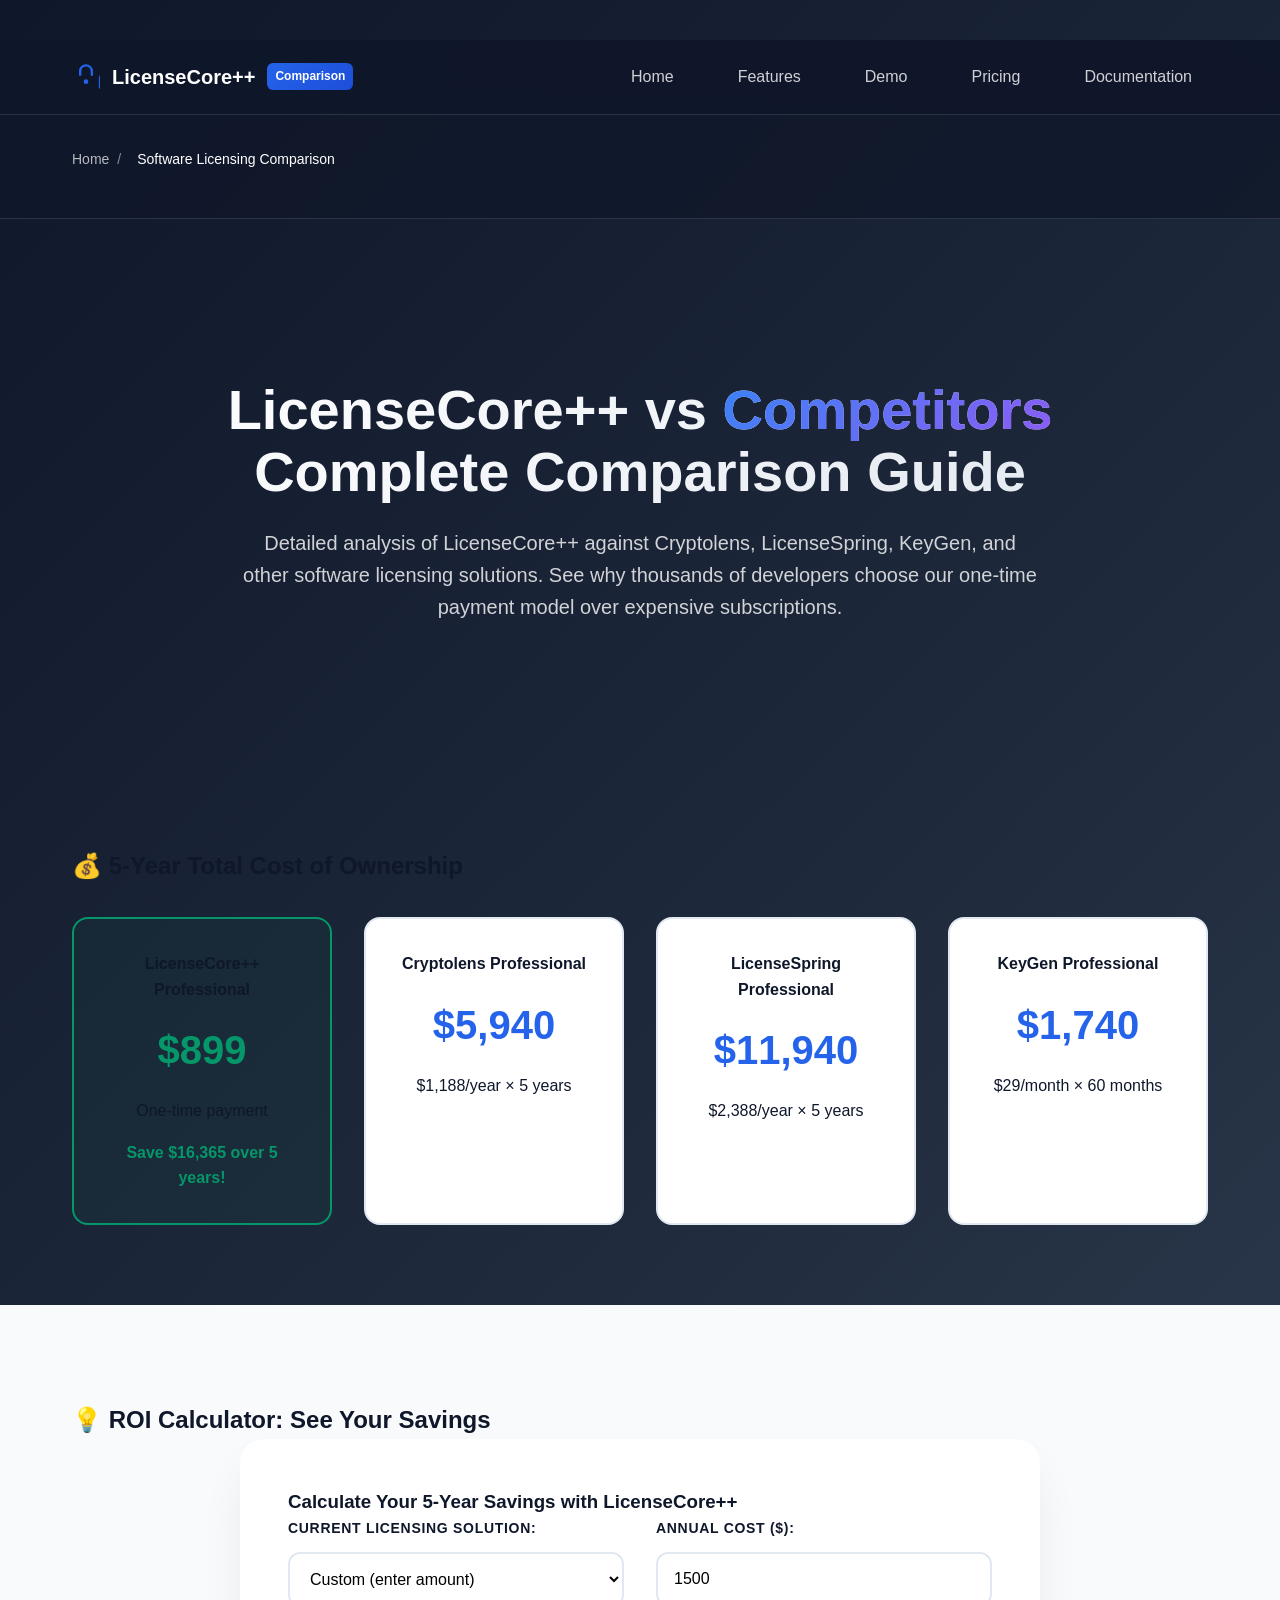
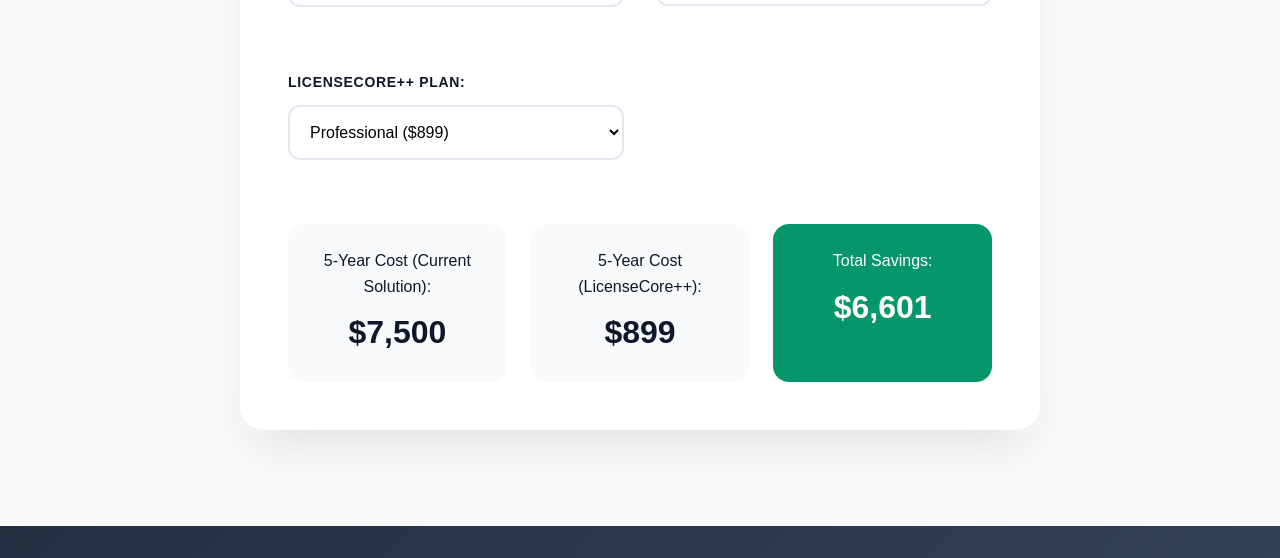
<file: docs/comparison.html>
<!DOCTYPE html>
<html lang="en">
<head>
    <meta charset="UTF-8">
    <meta name="viewport" content="width=device-width, initial-scale=1.0">
    <title>LicenseCore++ vs Cryptolens vs LicenseSpring - Detailed Comparison | Software Licensing Solutions</title>
    <meta name="description" content="Compare LicenseCore++ with Cryptolens, LicenseSpring, and other software licensing solutions. See pricing, features, and why LicenseCore++ saves you $3000+ yearly with one-time payment.">
    <meta name="keywords" content="licensecore vs cryptolens, licensecore vs licensespring, software licensing comparison, license management comparison, HMAC-SHA256 licensing, C++ licensing library comparison">
    <link rel="stylesheet" href="style.css">
    <link rel="canonical" href="https://www.licensecore.tech/comparison.html">
    
    <!-- Open Graph -->
    <meta property="og:title" content="LicenseCore++ vs Competitors - Software Licensing Comparison">
    <meta property="og:description" content="Detailed comparison of LicenseCore++ against Cryptolens, LicenseSpring, and other licensing solutions. Save $3000+ with our one-time payment model.">
    <meta property="og:url" content="https://www.licensecore.tech/comparison.html">
    <meta property="og:type" content="website">
    
    <style>
        /* Additional styles for comparison page */
        .roi-calculator {
            background: var(--gray-50);
            padding: 4rem 0;
            margin: 2rem 0;
        }
        
        .calculator-card {
            background: white;
            border-radius: 1.5rem;
            padding: 3rem;
            box-shadow: 0 25px 50px -12px rgba(0, 0, 0, 0.1);
            max-width: 800px;
            margin: 0 auto;
        }
        
        .calculator-form {
            display: grid;
            grid-template-columns: repeat(auto-fit, minmax(250px, 1fr));
            gap: 2rem;
            margin-bottom: 2rem;
        }
        
        .calculator-results {
            display: grid;
            grid-template-columns: repeat(auto-fit, minmax(200px, 1fr));
            gap: 1.5rem;
            margin-top: 2rem;
        }
        
        .result-item {
            text-align: center;
            padding: 1.5rem;
            background: var(--gray-50);
            border-radius: 1rem;
        }
        
        .result-item.highlight {
            background: var(--success);
            color: white;
        }
        
        .result-value {
            font-size: 2rem;
            font-weight: 700;
            margin-top: 0.5rem;
        }
        
        .cost-comparison {
            margin: 3rem 0;
        }
        
        .cost-grid {
            display: grid;
            grid-template-columns: repeat(auto-fit, minmax(250px, 1fr));
            gap: 2rem;
            margin-top: 2rem;
        }
        
        .cost-item {
            background: white;
            padding: 2rem;
            border-radius: 1rem;
            border: 2px solid var(--gray-200);
            text-align: center;
        }
        
        .cost-item.best {
            border-color: var(--success);
            background: rgba(5, 150, 105, 0.05);
        }
        
        .cost-amount {
            font-size: 2.5rem;
            font-weight: 800;
            color: var(--primary);
            margin: 1rem 0;
        }
        
        .cost-item.best .cost-amount {
            color: var(--success);
        }
        
        .cost-savings {
            color: var(--success);
            font-weight: 600;
            margin-top: 1rem;
        }
        
        .testimonials {
            background: white;
            padding: 4rem 0;
        }
        
        .testimonial-grid {
            display: grid;
            grid-template-columns: repeat(auto-fit, minmax(300px, 1fr));
            gap: 2rem;
            margin-top: 3rem;
        }
        
        .testimonial-card {
            background: var(--gray-50);
            padding: 2rem;
            border-radius: 1rem;
            border-left: 4px solid var(--primary);
        }
        
        .testimonial-author {
            margin-top: 1.5rem;
            font-size: 0.9rem;
        }
        
        .testimonial-author span {
            color: var(--gray-600);
            display: block;
        }
        
        .migration-steps {
            display: grid;
            grid-template-columns: repeat(auto-fit, minmax(200px, 1fr));
            gap: 2rem;
            margin-top: 2rem;
        }
        
        .step {
            background: white;
            padding: 1.5rem;
            border-radius: 1rem;
            border: 2px solid var(--gray-200);
            text-align: center;
        }
        
        .step h4 {
            color: var(--primary);
            margin-bottom: 1rem;
        }
        
        .individual-comparisons {
            margin: 3rem 0;
        }
        
        .comparison-card {
            background: white;
            border-radius: 1rem;
            padding: 2rem;
            margin: 2rem 0;
            border: 2px solid var(--gray-200);
        }
        
        .comparison-content {
            margin-top: 1rem;
        }
        
        .pros-cons {
            display: grid;
            grid-template-columns: 1fr 1fr;
            gap: 2rem;
            margin: 1.5rem 0;
        }
        
        .pros ul, .cons ul {
            list-style: none;
            padding: 0;
        }
        
        .pros li, .cons li {
            margin: 0.5rem 0;
            padding-left: 1.5rem;
            position: relative;
        }
        
        .verdict {
            background: var(--gray-50);
            padding: 1.5rem;
            border-radius: 0.5rem;
            margin-top: 1.5rem;
            border-left: 4px solid var(--primary);
        }
        
        .cta-section {
            background: var(--gradient);
            color: white;
            text-align: center;
            padding: 4rem 0;
        }
        
        .cta-buttons {
            margin-top: 2rem;
            display: flex;
            gap: 1rem;
            justify-content: center;
            flex-wrap: wrap;
        }
        
        @media (max-width: 768px) {
            .pros-cons {
                grid-template-columns: 1fr;
            }
        }
    </style>
</head>
<body>
    <!-- Navigation -->
    <nav class="navbar">
        <div class="nav-container">
            <div class="nav-brand">
                <svg class="nav-logo" viewBox="0 0 24 24" fill="none" stroke="currentColor" stroke-width="2">
                    <rect x="24" y="11" width="18" height="11" rx="2" ry="2"></rect>
                    <circle cx="12" cy="16" r="1"></circle>
                    <path d="m7 11V7a5 5 0 0 1 10 0v4"></path>
                </svg>
                <span class="nav-title">LicenseCore++</span>
                <span class="nav-badge">Comparison</span>
            </div>
            <div class="nav-menu">
                <a href="/" class="nav-link">Home</a>
                <a href="/#features" class="nav-link">Features</a>
                <a href="/#demo" class="nav-link">Demo</a>
                <a href="/#pricing" class="nav-link">Pricing</a>
                <a href="docs.html" class="nav-link">Documentation</a>
            </div>
        </div>
    </nav>

    <!-- Breadcrumbs -->
    <nav class="breadcrumbs" aria-label="Breadcrumb">
        <div class="container">
            <ol class="breadcrumb-list" itemscope itemtype="https://schema.org/BreadcrumbList">
                <li class="breadcrumb-item" itemprop="itemListElement" itemscope itemtype="https://schema.org/ListItem">
                    <a href="/" itemprop="item">
                        <span itemprop="name">Home</span>
                    </a>
                    <meta itemprop="position" content="1" />
                </li>
                <li class="breadcrumb-item active" itemprop="itemListElement" itemscope itemtype="https://schema.org/ListItem">
                    <span itemprop="name">Software Licensing Comparison</span>
                    <meta itemprop="position" content="2" />
                </li>
            </ol>
        </div>
    </nav>

    <!-- Hero Section -->
    <section class="hero">
        <div class="container">
            <div class="hero-content">
                <h1 class="hero-title">
                    LicenseCore++ vs <span class="gradient-text">Competitors</span>
                    <br>Complete Comparison Guide
                </h1>
                <p class="hero-subtitle">
                    Detailed analysis of LicenseCore++ against Cryptolens, LicenseSpring, KeyGen, and other software licensing solutions. 
                    See why thousands of developers choose our one-time payment model over expensive subscriptions.
                </p>
            </div>
        </div>
    </section>

    <!-- Cost Comparison -->
    <section class="cost-comparison">
        <div class="container">
            <h2>💰 5-Year Total Cost of Ownership</h2>
            <div class="cost-grid">
                <div class="cost-item best">
                    <h4>LicenseCore++ Professional</h4>
                    <div class="cost-amount">$899</div>
                    <div class="cost-period">One-time payment</div>
                    <div class="cost-savings">Save $16,365 over 5 years!</div>
                </div>
                <div class="cost-item">
                    <h4>Cryptolens Professional</h4>
                    <div class="cost-amount">$5,940</div>
                    <div class="cost-period">$1,188/year × 5 years</div>
                </div>
                <div class="cost-item">
                    <h4>LicenseSpring Professional</h4>
                    <div class="cost-amount">$11,940</div>
                    <div class="cost-period">$2,388/year × 5 years</div>
                </div>
                <div class="cost-item">
                    <h4>KeyGen Professional</h4>
                    <div class="cost-amount">$1,740</div>
                    <div class="cost-period">$29/month × 60 months</div>
                </div>
            </div>
        </div>
    </section>

    <!-- ROI Calculator -->
    <section class="roi-calculator">
        <div class="container">
            <h2>💡 ROI Calculator: See Your Savings</h2>
            <div class="calculator-card">
                <h3>Calculate Your 5-Year Savings with LicenseCore++</h3>
                <div class="calculator-form">
                    <div class="form-group">
                        <label for="current-solution">Current Licensing Solution:</label>
                        <select id="current-solution">
                            <option value="cryptolens">Cryptolens ($1,188/year)</option>
                            <option value="licensespring">LicenseSpring ($2,388/year)</option>
                            <option value="keygen">KeyGen ($348/year)</option>
                            <option value="custom" selected>Custom (enter amount)</option>
                        </select>
                    </div>
                    <div class="form-group">
                        <label for="annual-cost">Annual Cost ($):</label>
                        <input type="number" id="annual-cost" value="1500" min="0">
                    </div>
                    <div class="form-group">
                        <label for="licensecore-plan">LicenseCore++ Plan:</label>
                        <select id="licensecore-plan">
                            <option value="199">Developer ($199)</option>
                            <option value="899" selected>Professional ($899)</option>
                            <option value="1999">Enterprise ($1,999)</option>
                        </select>
                    </div>
                </div>
                <div class="calculator-results">
                    <div class="result-item">
                        <div class="result-label">5-Year Cost (Current Solution):</div>
                        <div class="result-value" id="current-cost">$7,500</div>
                    </div>
                    <div class="result-item">
                        <div class="result-label">5-Year Cost (LicenseCore++):</div>
                        <div class="result-value" id="licensecore-cost">$899</div>
                    </div>
                    <div class="result-item highlight">
                        <div class="result-label">Total Savings:</div>
                        <div class="result-value" id="total-savings">$6,601</div>
                    </div>
                </div>
            </div>
        </div>
    </section>

    <script>
        // ROI Calculator
        function updateCalculator() {
            const currentSolution = document.getElementById('current-solution').value;
            const annualCostInput = document.getElementById('annual-cost');
            const licensecorePlan = document.getElementById('licensecore-plan').value;
            
            const costs = {
                'cryptolens': 1188,
                'licensespring': 2388,
                'keygen': 348
            };
            
            if (currentSolution !== 'custom') {
                annualCostInput.value = costs[currentSolution];
            }
            
            const annualCost = parseFloat(annualCostInput.value) || 0;
            const fiveYearCurrent = annualCost * 5;
            const licensecoreCost = parseFloat(licensecorePlan);
            const savings = fiveYearCurrent - licensecoreCost;
            
            document.getElementById('current-cost').textContent = '$' + fiveYearCurrent.toLocaleString();
            document.getElementById('licensecore-cost').textContent = '$' + licensecoreCost.toLocaleString();
            document.getElementById('total-savings').textContent = '$' + Math.max(0, savings).toLocaleString();
        }
        
        document.getElementById('current-solution').addEventListener('change', updateCalculator);
        document.getElementById('annual-cost').addEventListener('input', updateCalculator);
        document.getElementById('licensecore-plan').addEventListener('change', updateCalculator);
        
        updateCalculator();
    </script>
</body>
</html>
</file>
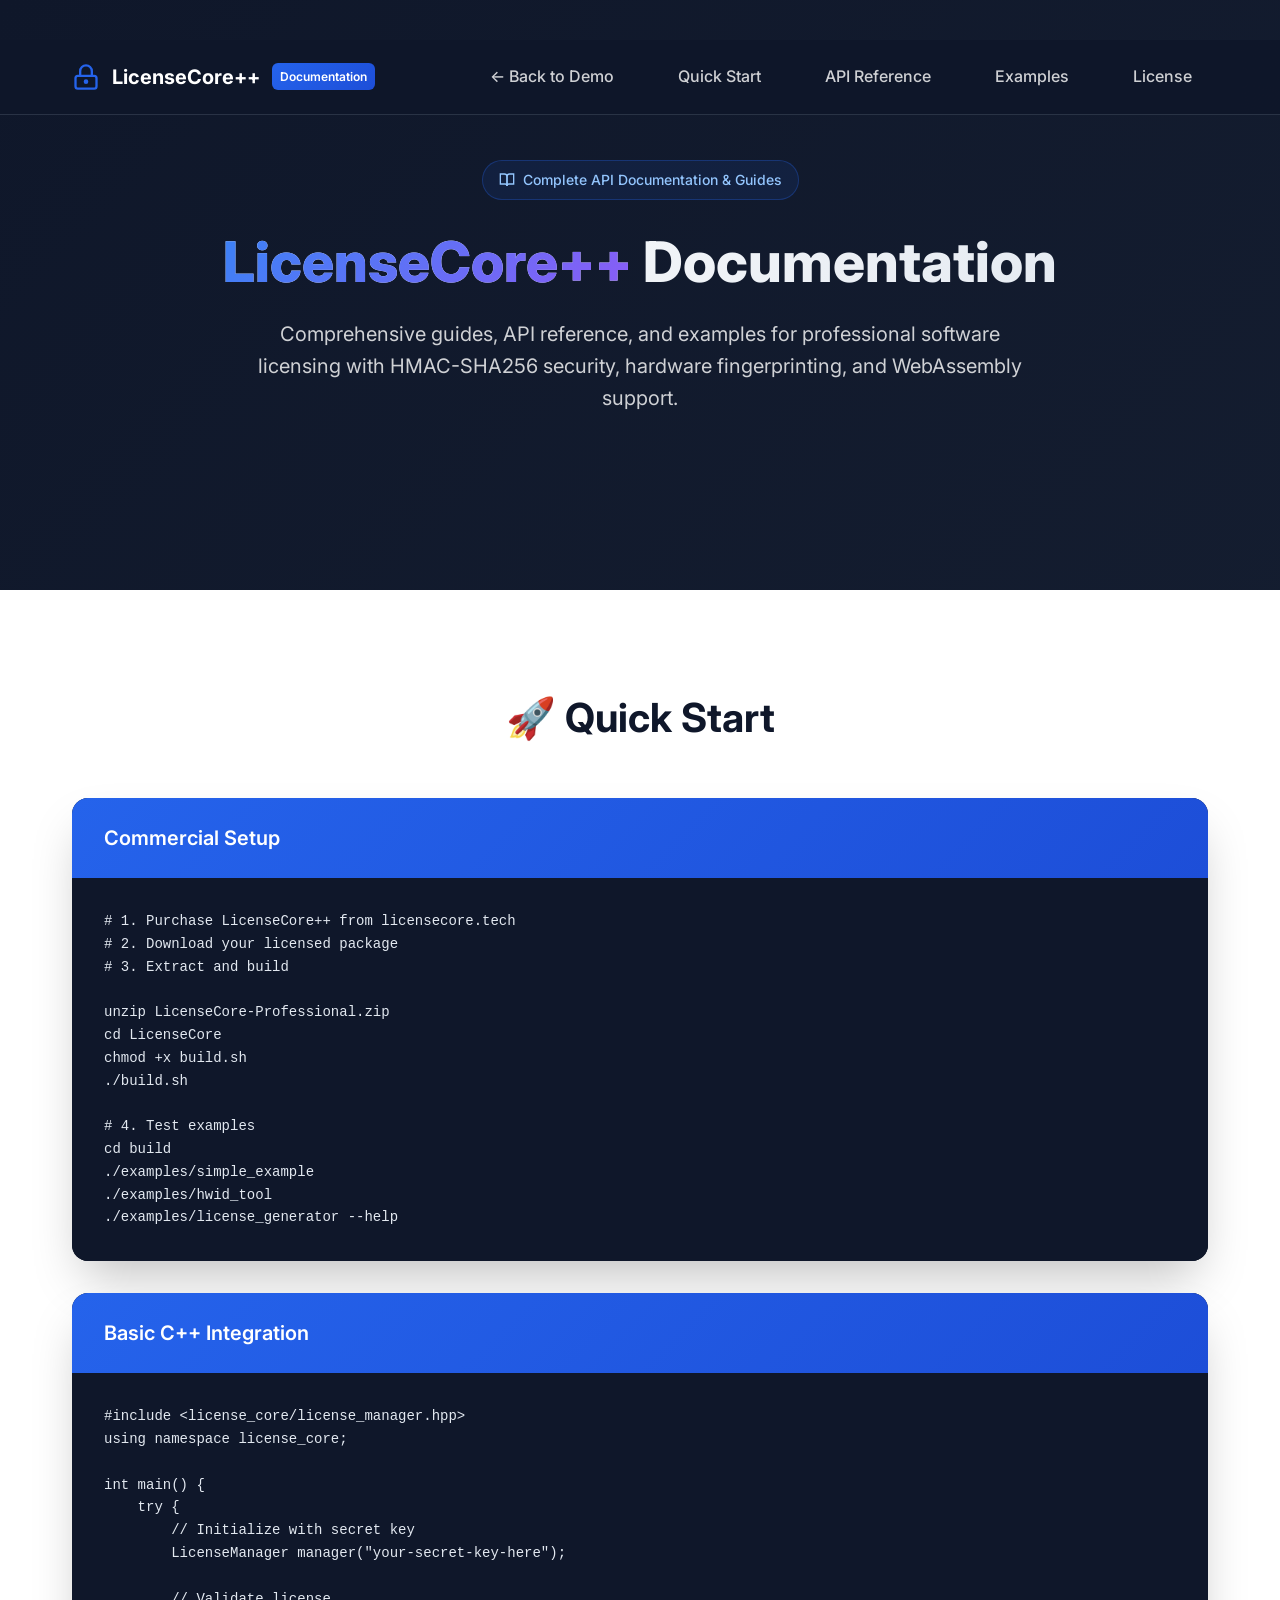
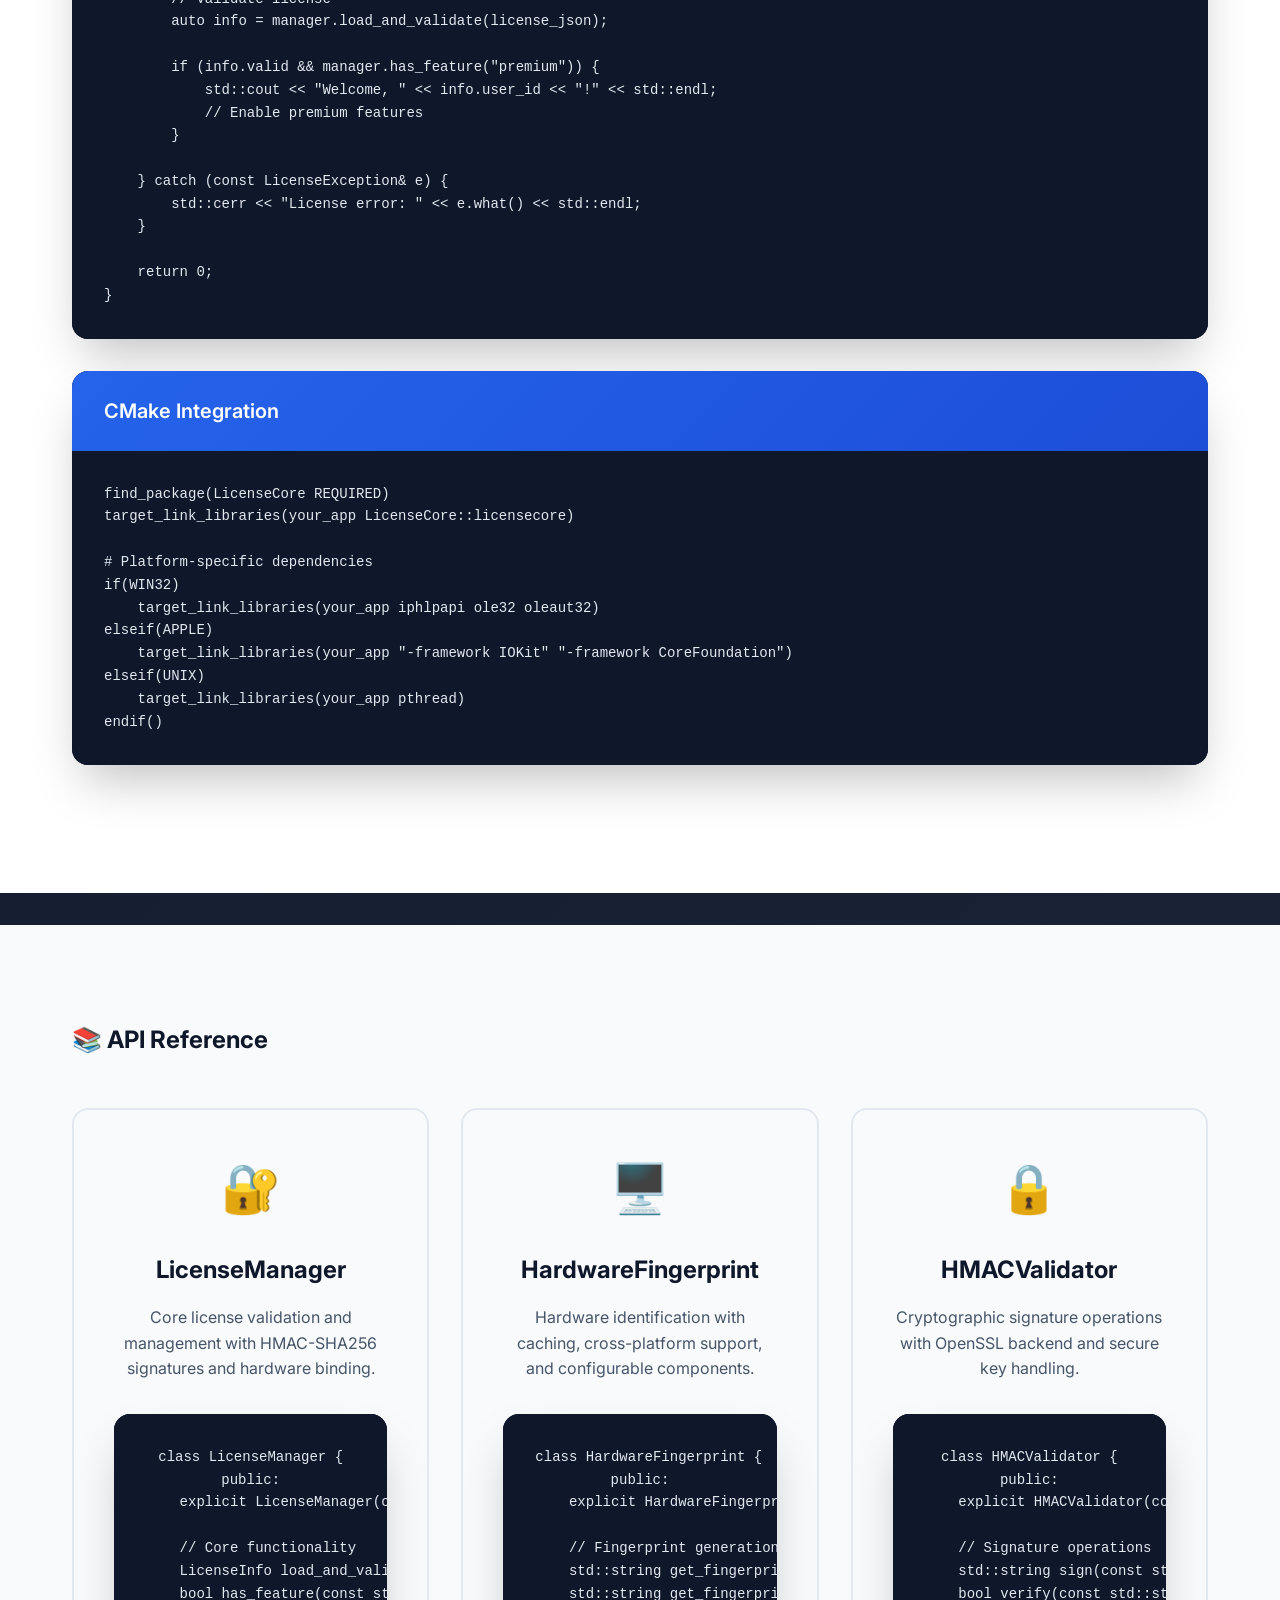
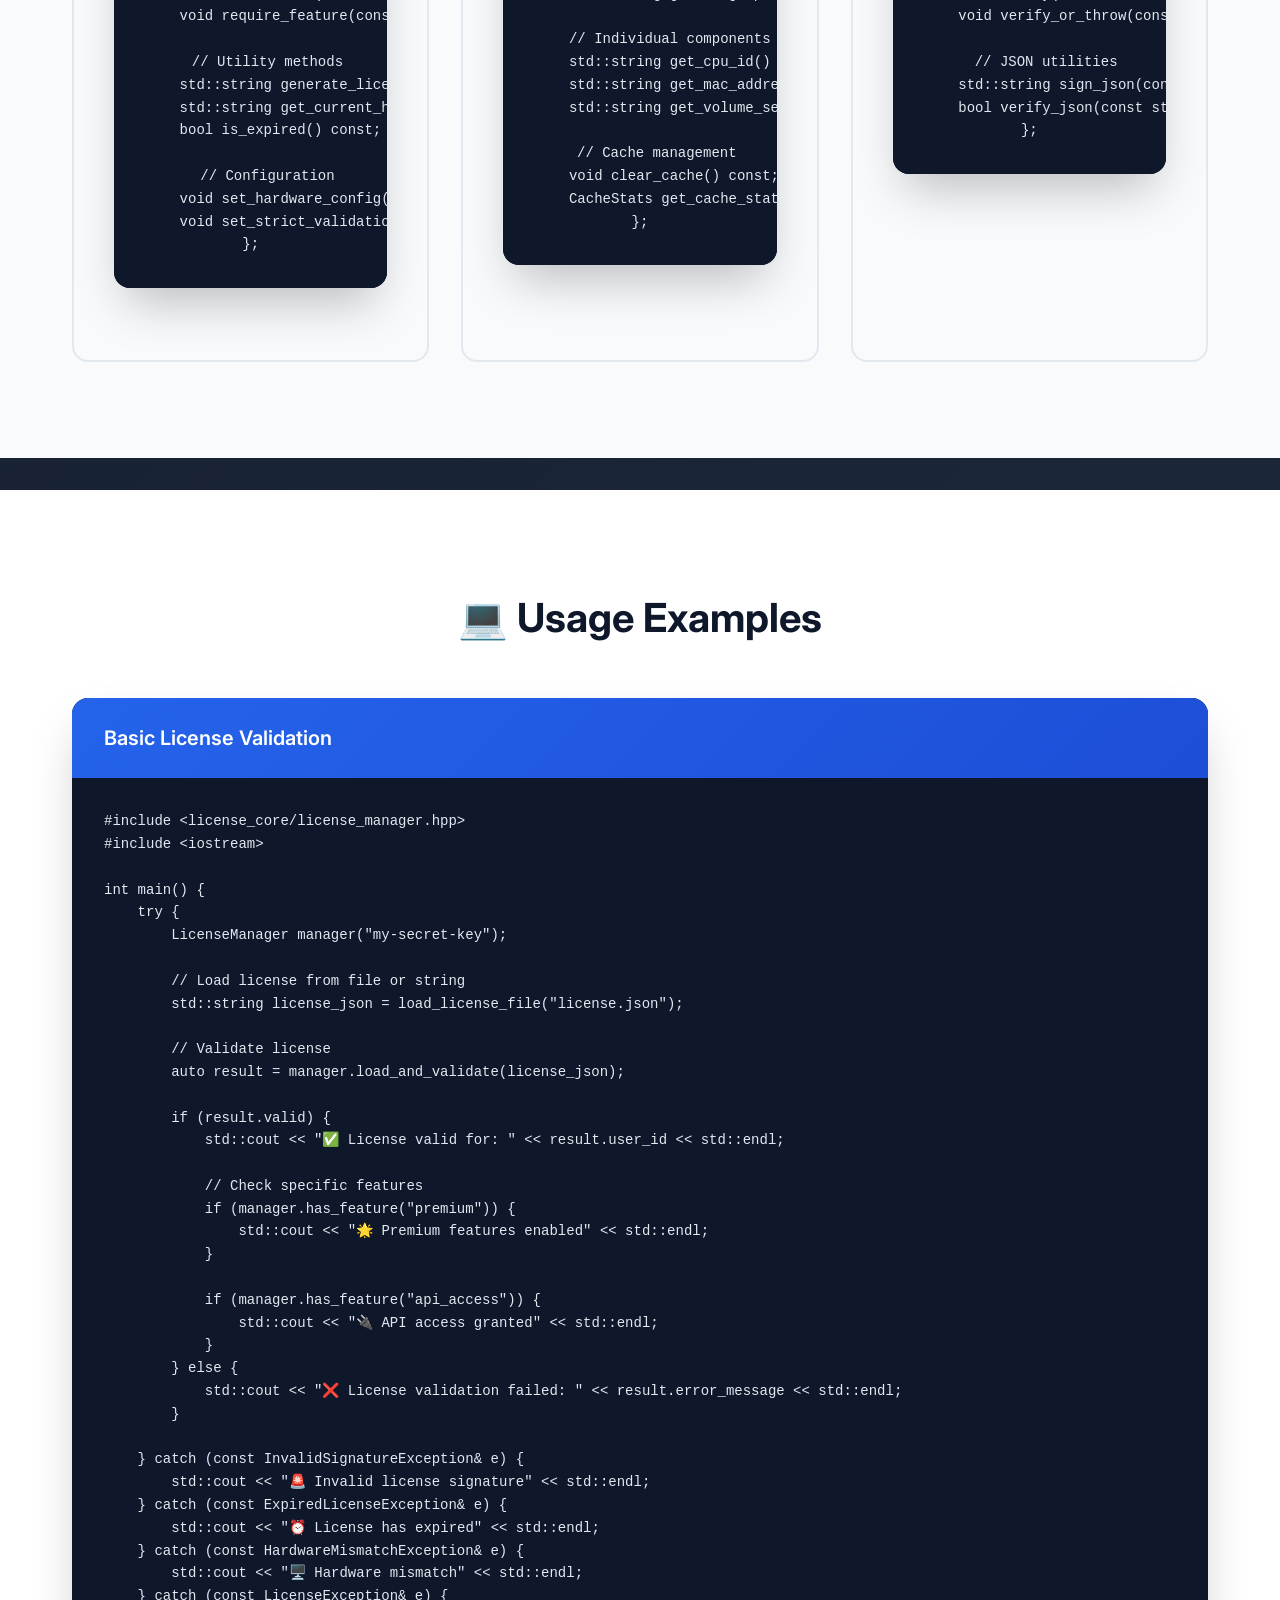
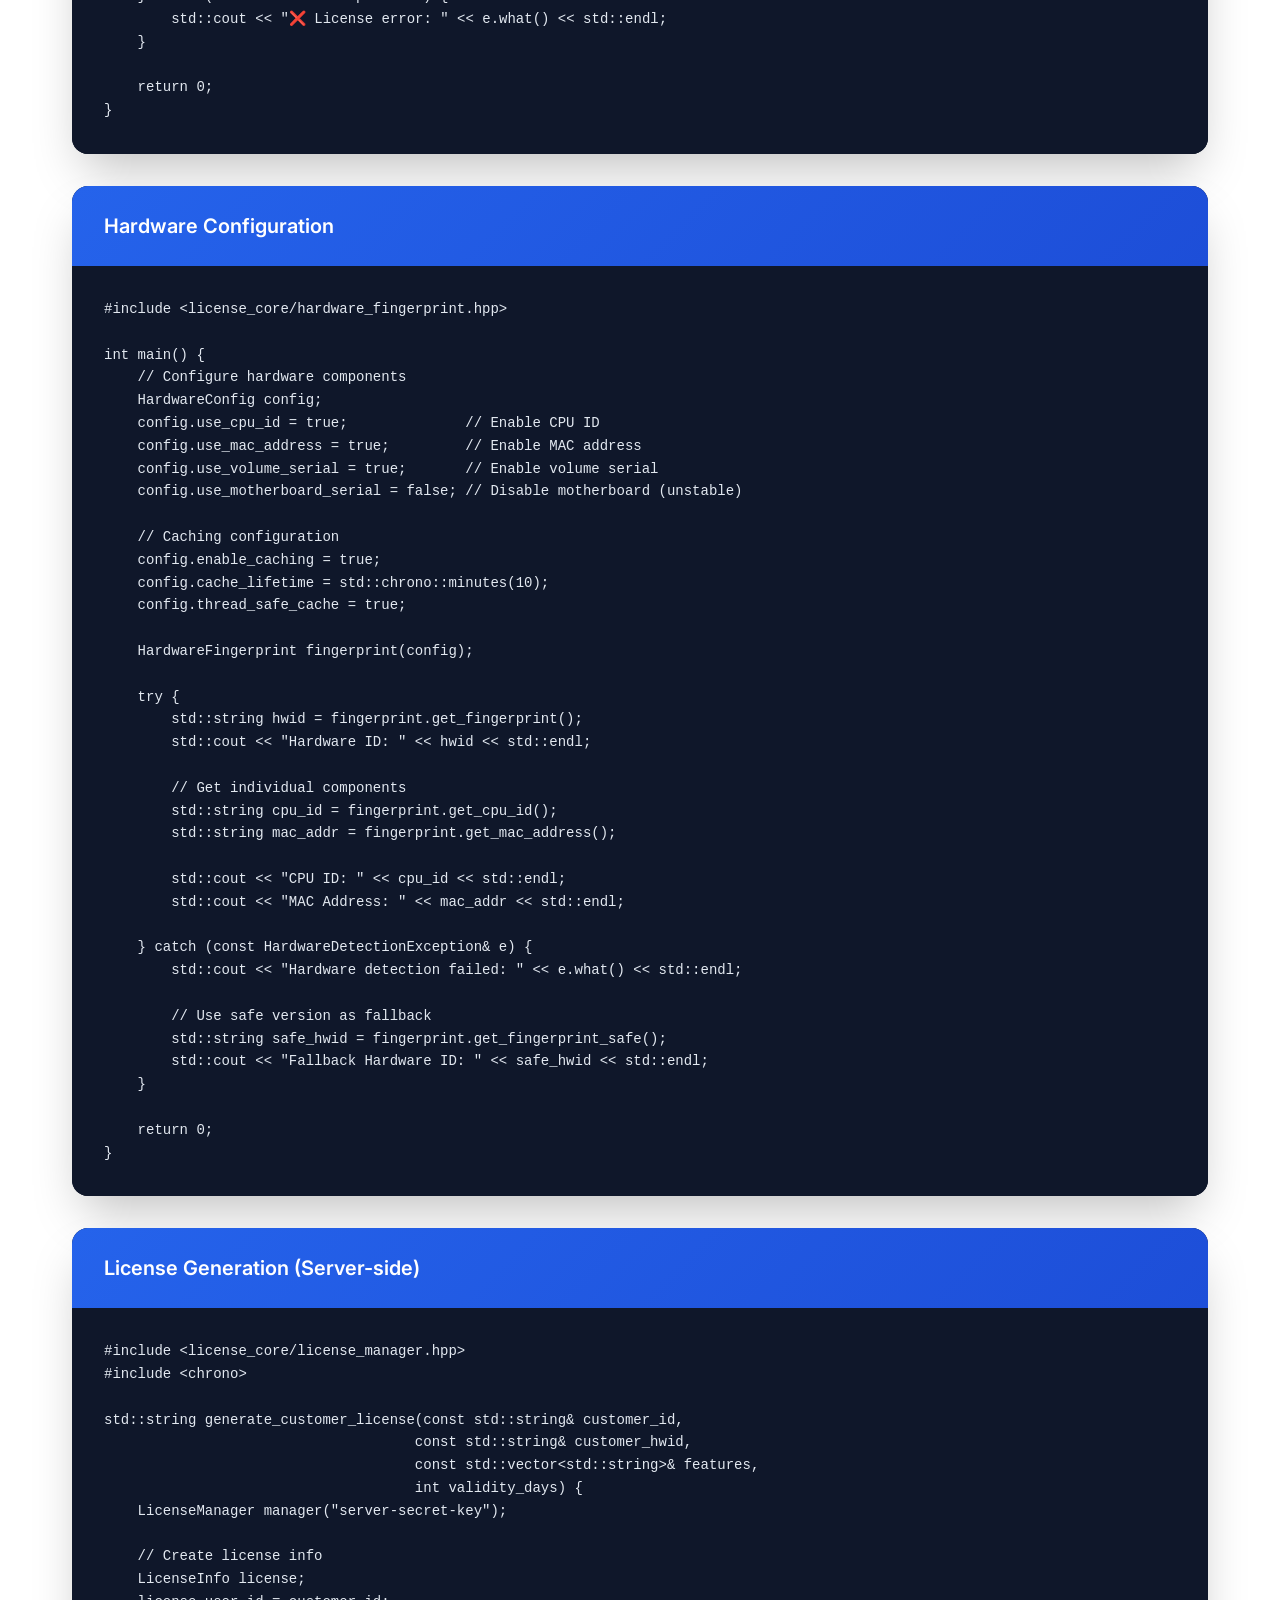
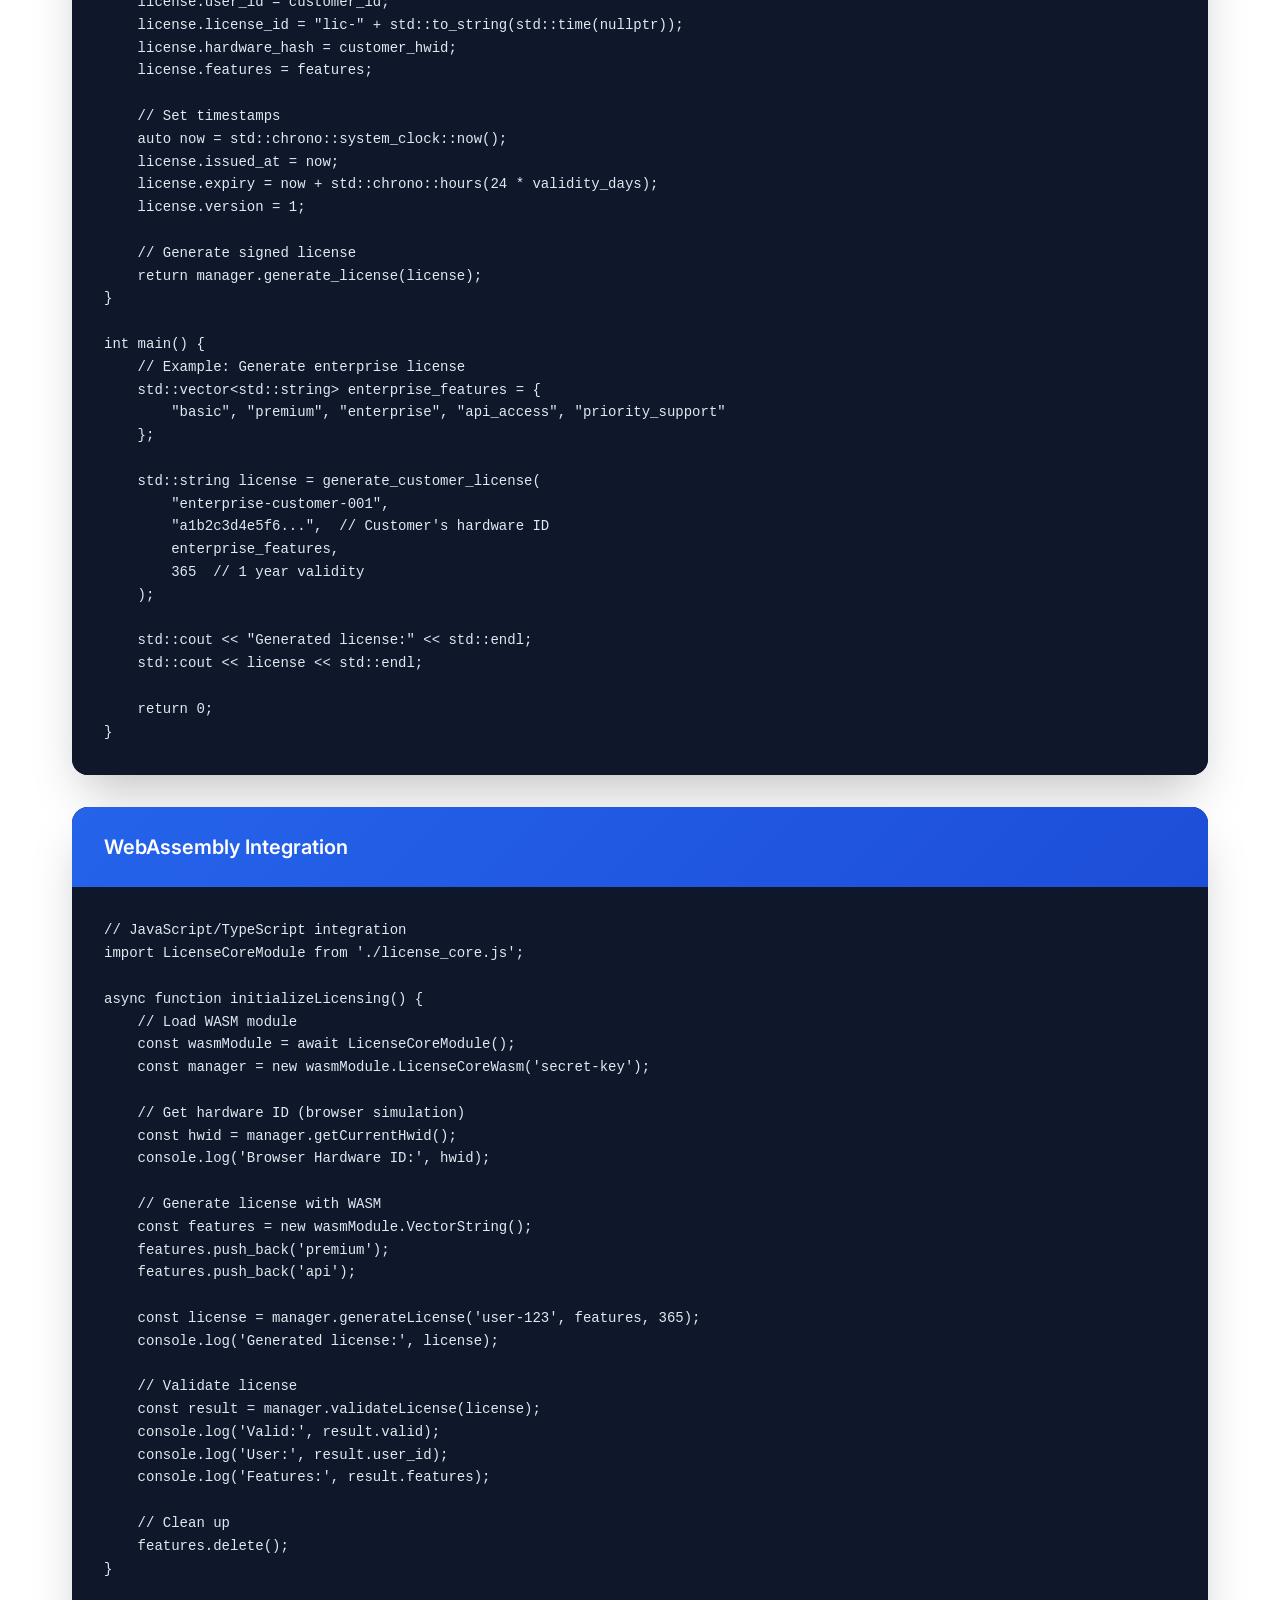
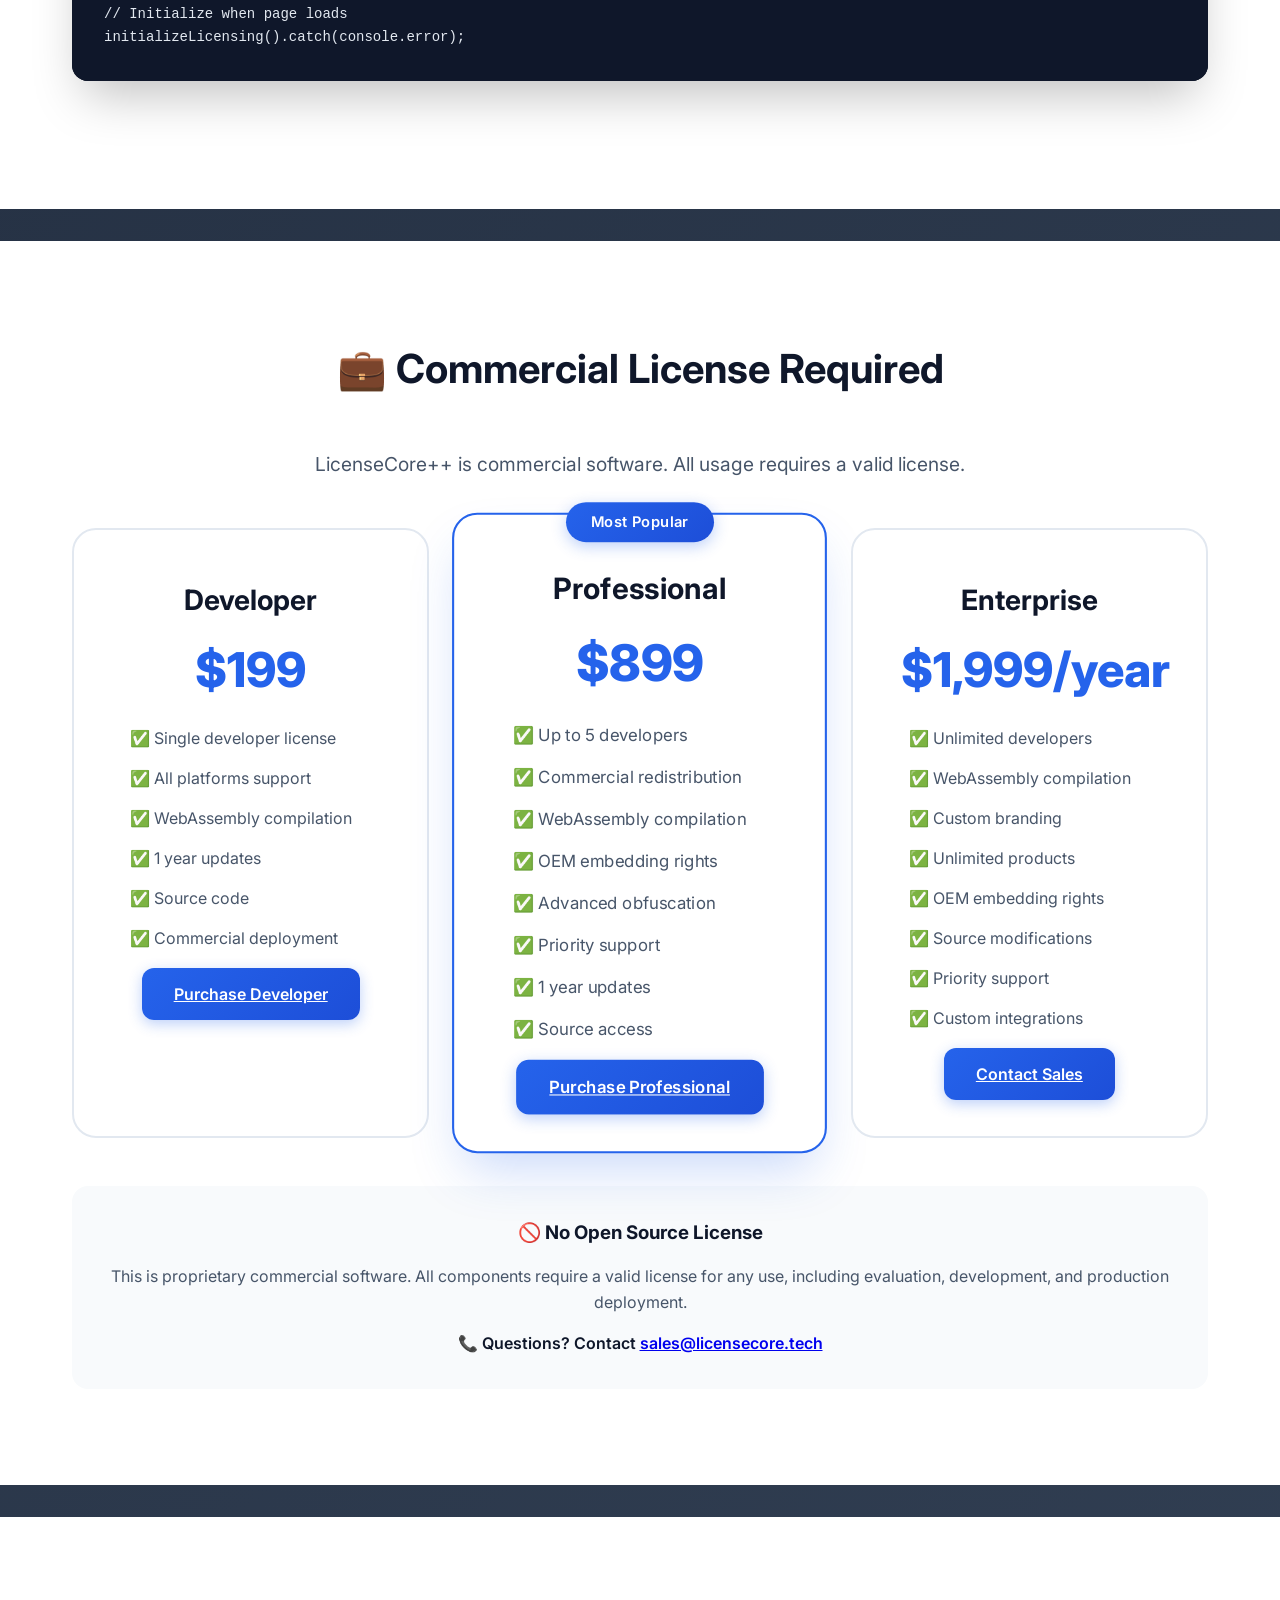
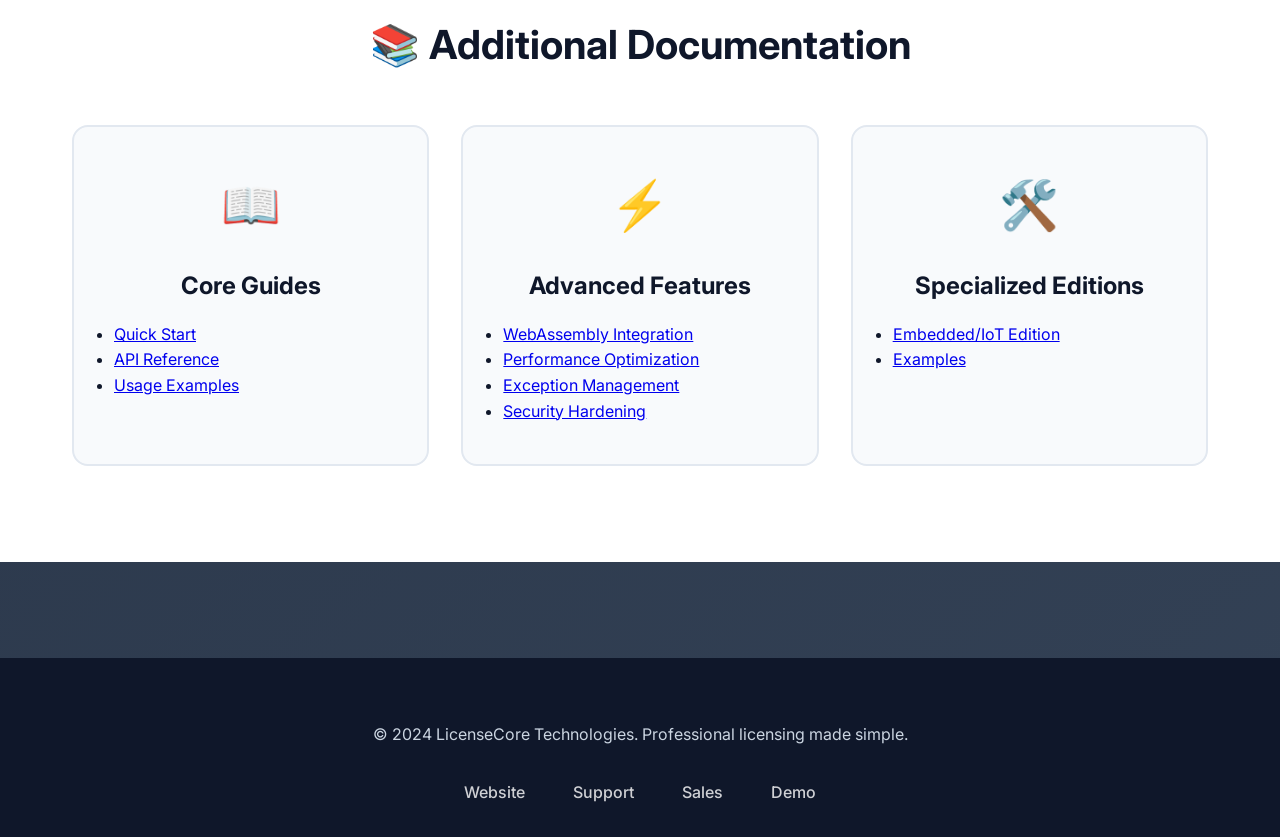
<file: docs/docs.html>
<!DOCTYPE html>
<html lang="en">

<head>
    <!-- Google tag (gtag.js) -->
    <script async src="https://www.googletagmanager.com/gtag/js?id=G-WCZ7W0Q6E8"></script>
    <script>
        window.dataLayer = window.dataLayer || [];
        function gtag() { dataLayer.push(arguments); }
        gtag('js', new Date());

        gtag('config', 'G-WCZ7W0Q6E8');
    </script>
    <meta charset="UTF-8">
    <meta name="viewport" content="width=device-width, initial-scale=1.0">
    <title>LicenseCore++ Documentation - Professional Software Licensing</title>
    <link rel="stylesheet" href="style.css">
    <link rel="preconnect" href="https://fonts.googleapis.com">
    <link rel="preconnect" href="https://fonts.gstatic.com" crossorigin>
    <link href="https://fonts.googleapis.com/css2?family=Inter:wght@300;400;500;600;700;800&display=swap"
        rel="stylesheet">
    <link rel="icon" type="image/svg+xml"
        href="data:image/svg+xml,%3Csvg xmlns='http://www.w3.org/2000/svg' viewBox='0 0 100 100'%3E%3Ctext y='.9em' font-size='90'%3E📚%3C/text%3E%3C/svg%3E">
    <meta name="description"
        content="Complete documentation for LicenseCore++ - HMAC-SHA256 security, hardware fingerprinting, WebAssembly support, and cross-platform licensing.">
</head>

<body>
    <!-- Navigation -->
    <nav class="navbar">
        <div class="nav-container">
            <div class="nav-brand">
                <svg class="nav-logo" viewBox="0 0 24 24" fill="none" stroke="currentColor" stroke-width="2">
                    <rect x="3" y="11" width="18" height="11" rx="2" ry="2"></rect>
                    <circle cx="12" cy="16" r="1"></circle>
                    <path d="m7 11V7a5 5 0 0 1 10 0v4"></path>
                </svg>
                <span class="nav-title">LicenseCore++</span>
                <span class="nav-badge">Documentation</span>
            </div>
            <div class="nav-menu">
                <a href="index.html" class="nav-link">← Back to Demo</a>
                <a href="#quick-start" class="nav-link">Quick Start</a>
                <a href="#api-reference" class="nav-link">API Reference</a>
                <a href="#examples" class="nav-link">Examples</a>
                <a href="#commercial" class="nav-link">License</a>
            </div>
        </div>
    </nav>

    <!-- Hero Section -->
    <section class="hero">
        <div class="container">
            <div class="hero-content">
                <div class="hero-badge">
                    <svg width="16" height="16" viewBox="0 0 24 24" fill="none" stroke="currentColor" stroke-width="2">
                        <path d="M2 3h6a4 4 0 0 1 4 4v14a3 3 0 0 0-3-3H2z"></path>
                        <path d="M22 3h-6a4 4 0 0 0-4 4v14a3 3 0 0 1 3-3h7z"></path>
                    </svg>
                    Complete API Documentation & Guides
                </div>
                <h1 class="hero-title">
                    <span class="gradient-text">LicenseCore++</span> Documentation
                </h1>
                <p class="hero-subtitle">
                    Comprehensive guides, API reference, and examples for professional software licensing with
                    HMAC-SHA256 security, hardware fingerprinting, and WebAssembly support.
                </p>
            </div>
        </div>
    </section>

    <!-- Quick Start Section -->
    <section id="quick-start" class="info-section">
        <div class="container">
            <h2>🚀 Quick Start</h2>

            <div class="code-example">
                <h3>Commercial Setup</h3>
                <pre><code># 1. Purchase LicenseCore++ from licensecore.tech
# 2. Download your licensed package
# 3. Extract and build

unzip LicenseCore-Professional.zip
cd LicenseCore
chmod +x build.sh
./build.sh

# 4. Test examples
cd build
./examples/simple_example
./examples/hwid_tool
./examples/license_generator --help</code></pre>
            </div>

            <div class="code-example">
                <h3>Basic C++ Integration</h3>
                <pre><code>#include &lt;license_core/license_manager.hpp&gt;
using namespace license_core;

int main() {
    try {
        // Initialize with secret key
        LicenseManager manager("your-secret-key-here");

        // Validate license
        auto info = manager.load_and_validate(license_json);

        if (info.valid && manager.has_feature("premium")) {
            std::cout << "Welcome, " << info.user_id << "!" << std::endl;
            // Enable premium features
        }

    } catch (const LicenseException& e) {
        std::cerr << "License error: " << e.what() << std::endl;
    }

    return 0;
}</code></pre>
            </div>

            <div class="code-example">
                <h3>CMake Integration</h3>
                <pre><code>find_package(LicenseCore REQUIRED)
target_link_libraries(your_app LicenseCore::licensecore)

# Platform-specific dependencies
if(WIN32)
    target_link_libraries(your_app iphlpapi ole32 oleaut32)
elseif(APPLE)
    target_link_libraries(your_app "-framework IOKit" "-framework CoreFoundation")
elseif(UNIX)
    target_link_libraries(your_app pthread)
endif()</code></pre>
            </div>
        </div>
    </section>

    <!-- API Reference Section -->
    <section id="api-reference" class="demo-section">
        <div class="container">
            <h2>📚 API Reference</h2>

            <div class="features-grid">
                <div class="feature-card">
                    <div class="feature-icon">🔐</div>
                    <h3>LicenseManager</h3>
                    <p>Core license validation and management with HMAC-SHA256 signatures and hardware binding.</p>
                    <div class="code-example">
                        <pre><code>class LicenseManager {
public:
    explicit LicenseManager(const std::string& secret_key);

    // Core functionality
    LicenseInfo load_and_validate(const std::string& license_json);
    bool has_feature(const std::string& feature) const;
    void require_feature(const std::string& feature) const;

    // Utility methods
    std::string generate_license(const LicenseInfo& info) const;
    std::string get_current_hwid() const;
    bool is_expired() const;

    // Configuration
    void set_hardware_config(const HardwareConfig& config);
    void set_strict_validation(bool strict = true);
};</code></pre>
                    </div>
                </div>

                <div class="feature-card">
                    <div class="feature-icon">🖥️</div>
                    <h3>HardwareFingerprint</h3>
                    <p>Hardware identification with caching, cross-platform support, and configurable components.</p>
                    <div class="code-example">
                        <pre><code>class HardwareFingerprint {
public:
    explicit HardwareFingerprint(const HardwareConfig& config = {});

    // Fingerprint generation
    std::string get_fingerprint() const;       // May throw
    std::string get_fingerprint_safe() const; // No exceptions

    // Individual components
    std::string get_cpu_id() const;
    std::string get_mac_address() const;
    std::string get_volume_serial() const;

    // Cache management
    void clear_cache() const;
    CacheStats get_cache_stats() const;
};</code></pre>
                    </div>
                </div>

                <div class="feature-card">
                    <div class="feature-icon">🔒</div>
                    <h3>HMACValidator</h3>
                    <p>Cryptographic signature operations with OpenSSL backend and secure key handling.</p>
                    <div class="code-example">
                        <pre><code>class HMACValidator {
public:
    explicit HMACValidator(const std::string& secret_key);

    // Signature operations
    std::string sign(const std::string& data) const;
    bool verify(const std::string& data, const std::string& signature) const;
    void verify_or_throw(const std::string& data, const std::string& signature) const;

    // JSON utilities
    std::string sign_json(const std::string& json_without_signature) const;
    bool verify_json(const std::string& json_with_signature) const;
};</code></pre>
                    </div>
                </div>
            </div>
        </div>
    </section>

    <!-- Examples Section -->
    <section id="examples" class="info-section">
        <div class="container">
            <h2>💻 Usage Examples</h2>

            <div class="code-example">
                <h3>Basic License Validation</h3>
                <pre><code>#include &lt;license_core/license_manager.hpp&gt;
#include &lt;iostream&gt;

int main() {
    try {
        LicenseManager manager("my-secret-key");

        // Load license from file or string
        std::string license_json = load_license_file("license.json");

        // Validate license
        auto result = manager.load_and_validate(license_json);

        if (result.valid) {
            std::cout << "✅ License valid for: " << result.user_id << std::endl;

            // Check specific features
            if (manager.has_feature("premium")) {
                std::cout << "🌟 Premium features enabled" << std::endl;
            }

            if (manager.has_feature("api_access")) {
                std::cout << "🔌 API access granted" << std::endl;
            }
        } else {
            std::cout << "❌ License validation failed: " << result.error_message << std::endl;
        }

    } catch (const InvalidSignatureException& e) {
        std::cout << "🚨 Invalid license signature" << std::endl;
    } catch (const ExpiredLicenseException& e) {
        std::cout << "⏰ License has expired" << std::endl;
    } catch (const HardwareMismatchException& e) {
        std::cout << "🖥️ Hardware mismatch" << std::endl;
    } catch (const LicenseException& e) {
        std::cout << "❌ License error: " << e.what() << std::endl;
    }

    return 0;
}</code></pre>
            </div>

            <div class="code-example">
                <h3>Hardware Configuration</h3>
                <pre><code>#include &lt;license_core/hardware_fingerprint.hpp&gt;

int main() {
    // Configure hardware components
    HardwareConfig config;
    config.use_cpu_id = true;              // Enable CPU ID
    config.use_mac_address = true;         // Enable MAC address
    config.use_volume_serial = true;       // Enable volume serial
    config.use_motherboard_serial = false; // Disable motherboard (unstable)

    // Caching configuration
    config.enable_caching = true;
    config.cache_lifetime = std::chrono::minutes(10);
    config.thread_safe_cache = true;

    HardwareFingerprint fingerprint(config);

    try {
        std::string hwid = fingerprint.get_fingerprint();
        std::cout << "Hardware ID: " << hwid << std::endl;

        // Get individual components
        std::string cpu_id = fingerprint.get_cpu_id();
        std::string mac_addr = fingerprint.get_mac_address();

        std::cout << "CPU ID: " << cpu_id << std::endl;
        std::cout << "MAC Address: " << mac_addr << std::endl;

    } catch (const HardwareDetectionException& e) {
        std::cout << "Hardware detection failed: " << e.what() << std::endl;

        // Use safe version as fallback
        std::string safe_hwid = fingerprint.get_fingerprint_safe();
        std::cout << "Fallback Hardware ID: " << safe_hwid << std::endl;
    }

    return 0;
}</code></pre>
            </div>

            <div class="code-example">
                <h3>License Generation (Server-side)</h3>
                <pre><code>#include &lt;license_core/license_manager.hpp&gt;
#include &lt;chrono&gt;

std::string generate_customer_license(const std::string& customer_id,
                                     const std::string& customer_hwid,
                                     const std::vector&lt;std::string&gt;& features,
                                     int validity_days) {
    LicenseManager manager("server-secret-key");

    // Create license info
    LicenseInfo license;
    license.user_id = customer_id;
    license.license_id = "lic-" + std::to_string(std::time(nullptr));
    license.hardware_hash = customer_hwid;
    license.features = features;

    // Set timestamps
    auto now = std::chrono::system_clock::now();
    license.issued_at = now;
    license.expiry = now + std::chrono::hours(24 * validity_days);
    license.version = 1;

    // Generate signed license
    return manager.generate_license(license);
}

int main() {
    // Example: Generate enterprise license
    std::vector&lt;std::string&gt; enterprise_features = {
        "basic", "premium", "enterprise", "api_access", "priority_support"
    };

    std::string license = generate_customer_license(
        "enterprise-customer-001",
        "a1b2c3d4e5f6...",  // Customer's hardware ID
        enterprise_features,
        365  // 1 year validity
    );

    std::cout << "Generated license:" << std::endl;
    std::cout << license << std::endl;

    return 0;
}</code></pre>
            </div>

            <div class="code-example">
                <h3>WebAssembly Integration</h3>
                <pre><code>// JavaScript/TypeScript integration
import LicenseCoreModule from './license_core.js';

async function initializeLicensing() {
    // Load WASM module
    const wasmModule = await LicenseCoreModule();
    const manager = new wasmModule.LicenseCoreWasm('secret-key');

    // Get hardware ID (browser simulation)
    const hwid = manager.getCurrentHwid();
    console.log('Browser Hardware ID:', hwid);

    // Generate license with WASM
    const features = new wasmModule.VectorString();
    features.push_back('premium');
    features.push_back('api');

    const license = manager.generateLicense('user-123', features, 365);
    console.log('Generated license:', license);

    // Validate license
    const result = manager.validateLicense(license);
    console.log('Valid:', result.valid);
    console.log('User:', result.user_id);
    console.log('Features:', result.features);

    // Clean up
    features.delete();
}

// Initialize when page loads
initializeLicensing().catch(console.error);</code></pre>
            </div>
        </div>
    </section>

    <!-- Commercial License Section -->
    <section id="commercial" class="pricing-section">
        <div class="container">
            <h2>💼 Commercial License Required</h2>
            <p style="text-align: center; font-size: 1.2rem; margin-bottom: 3rem; color: var(--gray-600);">
                LicenseCore++ is commercial software. All usage requires a valid license.
            </p>

            <div class="pricing-grid">
                <div class="pricing-card">
                    <h3>Developer</h3>
                    <div class="price">$199</div>
                    <ul>
                        <li>✅ Single developer license</li>
                        <li>✅ All platforms support</li>
                        <li>✅ WebAssembly compilation</li>
                        <li>✅ 1 year updates</li>
                        <li>✅ Source code</li>
                        <li>✅ Commercial deployment</li>
                    </ul>
                    <a href="https://licensecore.tech/purchase?plan=developer" class="btn-pricing">Purchase
                        Developer</a>
                </div>

                <div class="pricing-card featured">
                    <div class="badge">Most Popular</div>
                    <h3>Professional</h3>
                    <div class="price">$899</div>
                    <ul>
                        <li>✅ Up to 5 developers</li>
                        <li>✅ Commercial redistribution</li>
                        <li>✅ WebAssembly compilation</li>
                        <li>✅ OEM embedding rights</li>
                        <li>✅ Advanced obfuscation</li>
                        <li>✅ Priority support</li>
                        <li>✅ 1 year updates</li>
                        <li>✅ Source access</li>
                    </ul>
                    <a href="https://licensecore.tech/purchase?plan=professional" class="btn-pricing">Purchase
                        Professional</a>
                </div>

                <div class="pricing-card">
                    <h3>Enterprise</h3>
                    <div class="price">$1,999/year</div>
                    <ul>
                        <li>✅ Unlimited developers</li>
                        <li>✅ WebAssembly compilation</li>
                        <li>✅ Custom branding</li>
                        <li>✅ Unlimited products</li>
                        <li>✅ OEM embedding rights</li>
                        <li>✅ Source modifications</li>
                        <li>✅ Priority support</li>
                        <li>✅ Custom integrations</li>
                    </ul>
                    <a href="mailto:sales@licensecore.tech?subject=Enterprise License Inquiry"
                        class="btn-pricing">Contact Sales</a>
                </div>
            </div>

            <div
                style="text-align: center; margin-top: 3rem; padding: 2rem; background: var(--gray-50); border-radius: 1rem;">
                <h3>🚫 No Open Source License</h3>
                <p style="color: var(--gray-600); margin: 1rem 0;">
                    This is proprietary commercial software. All components require a valid license for any use,
                    including evaluation, development, and production deployment.
                </p>
                <p style="font-weight: 600;">
                    📞 Questions? Contact <a href="mailto:sales@licensecore.tech">sales@licensecore.tech</a>
                </p>
            </div>
        </div>
    </section>

    <!-- Documentation Links -->
    <section class="info-section">
        <div class="container">
            <h2>📚 Additional Documentation</h2>

            <div class="features-grid">
                <div class="feature-card">
                    <div class="feature-icon">📖</div>
                    <h3>Core Guides</h3>
                    <ul style="text-align: left; margin-top: 1rem;">
                        <li><a href="#quick-start">Quick Start</a></li>
                        <li><a href="#api-reference">API Reference</a></li>
                        <li><a href="#examples">Usage Examples</a></li>
                    </ul>
                </div>

                <div class="feature-card">
                    <div class="feature-icon">⚡</div>
                    <h3>Advanced Features</h3>
                    <ul style="text-align: left; margin-top: 1rem;">
                        <li><a href="#examples">WebAssembly Integration</a></li>
                        <li><a href="#examples">Performance Optimization</a></li>
                        <li><a href="#api-reference">Exception Management</a></li>
                        <li><a href="#api-reference">Security Hardening</a></li>
                    </ul>
                </div>

                <div class="feature-card">
                    <div class="feature-icon">🛠️</div>
                    <h3>Specialized Editions</h3>
                    <ul style="text-align: left; margin-top: 1rem;">
                        <li><a href="index.html#features">Embedded/IoT Edition</a></li>
                        <li><a href="#examples">Examples</a></li>
                    </ul>
                </div>
            </div>
        </div>
    </section>

    <!-- Footer -->
    <div class="footer">
        <p>&copy; 2024 LicenseCore Technologies. Professional licensing made simple.</p>
        <div class="footer-links">
            <a href="https://licensecore.tech">Website</a>
            <a href="mailto:support@licensecore.tech">Support</a>
            <a href="mailto:sales@licensecore.tech">Sales</a>
            <a href="index.html">Demo</a>
        </div>
    </div>
</body>

</html>
</file>
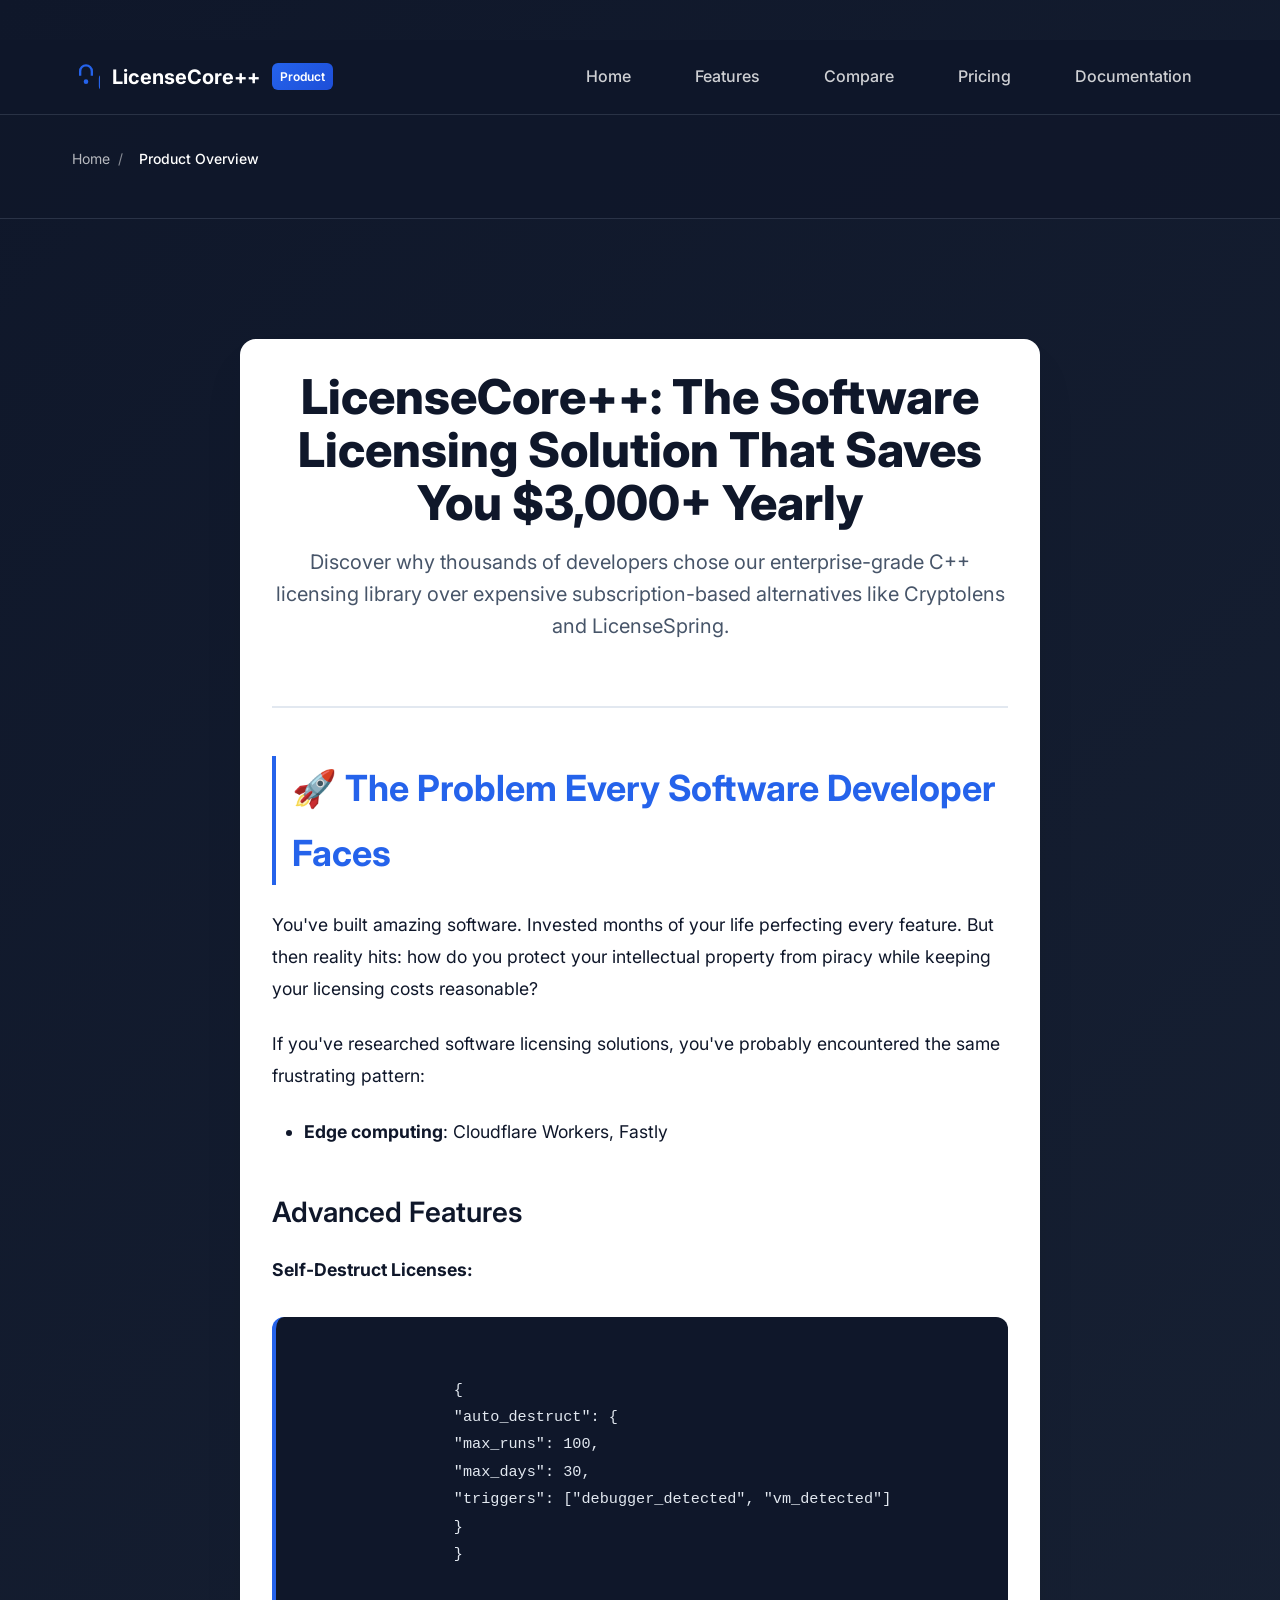
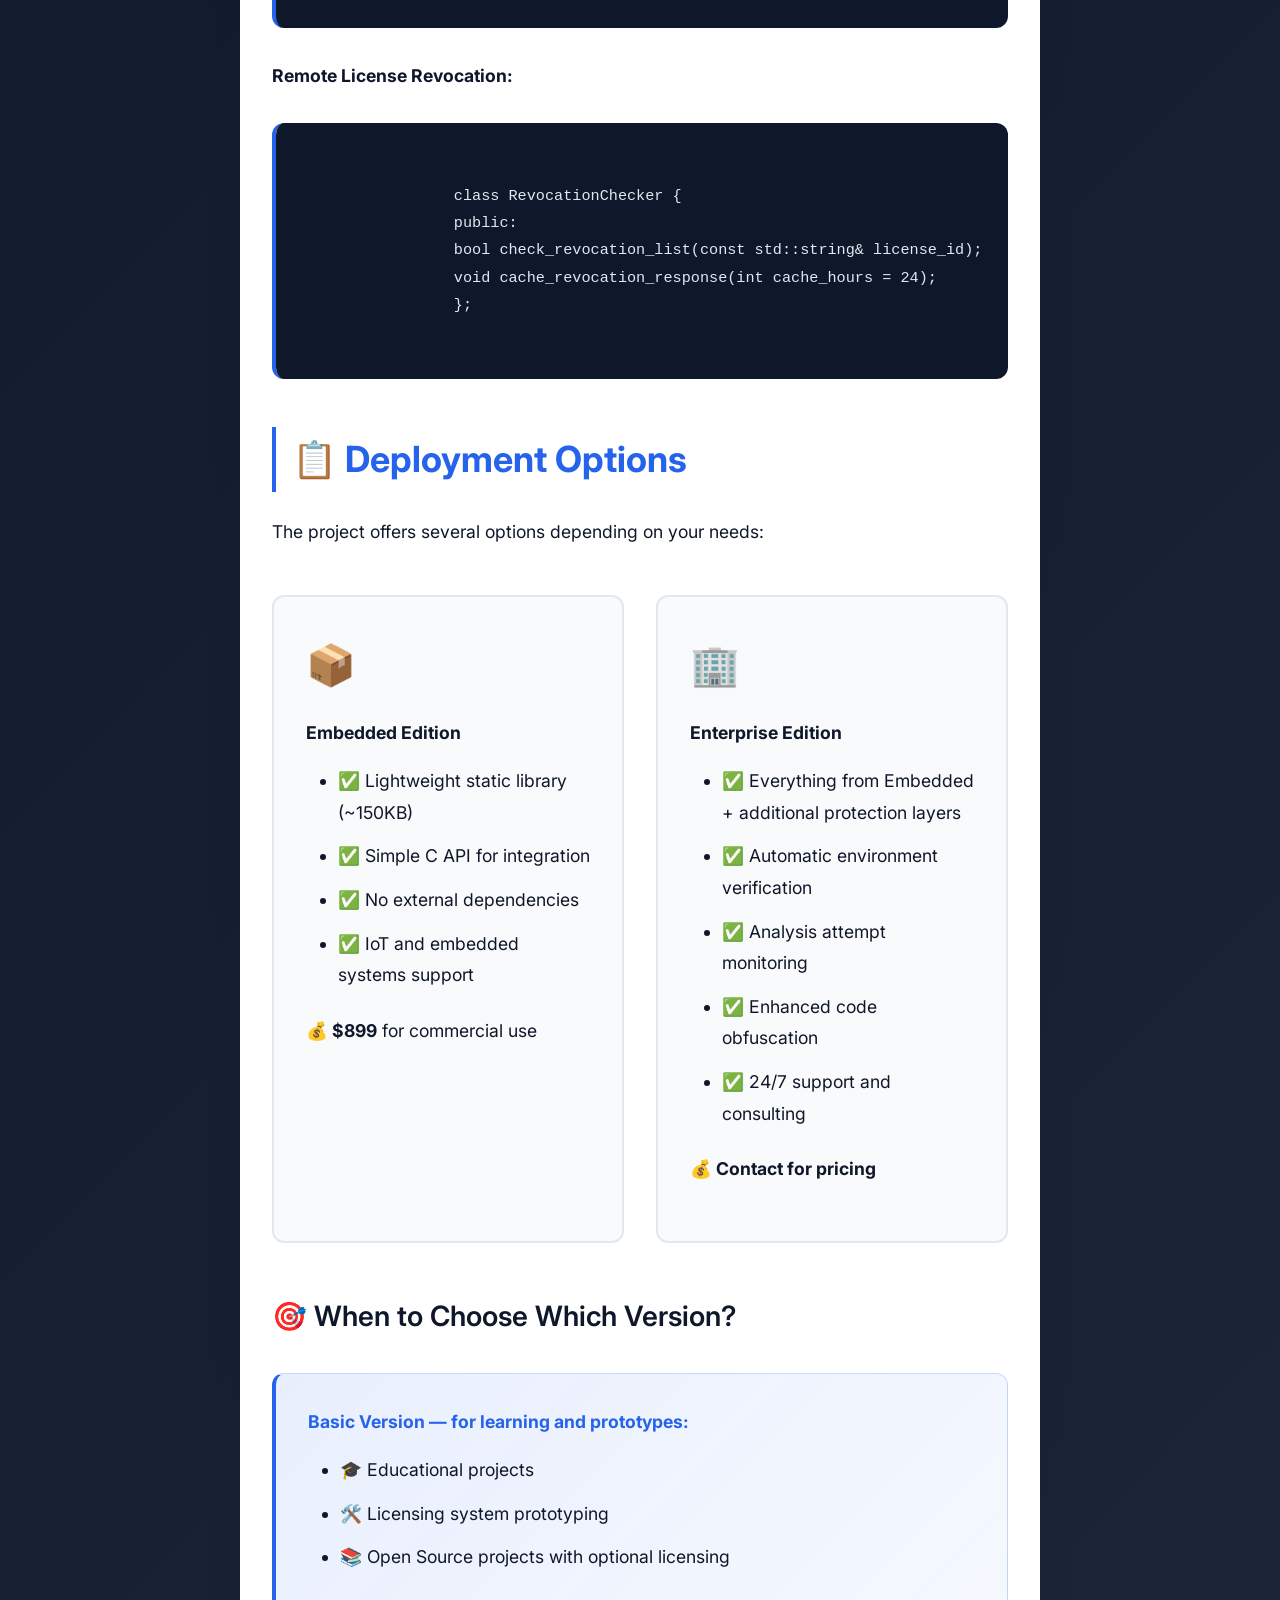
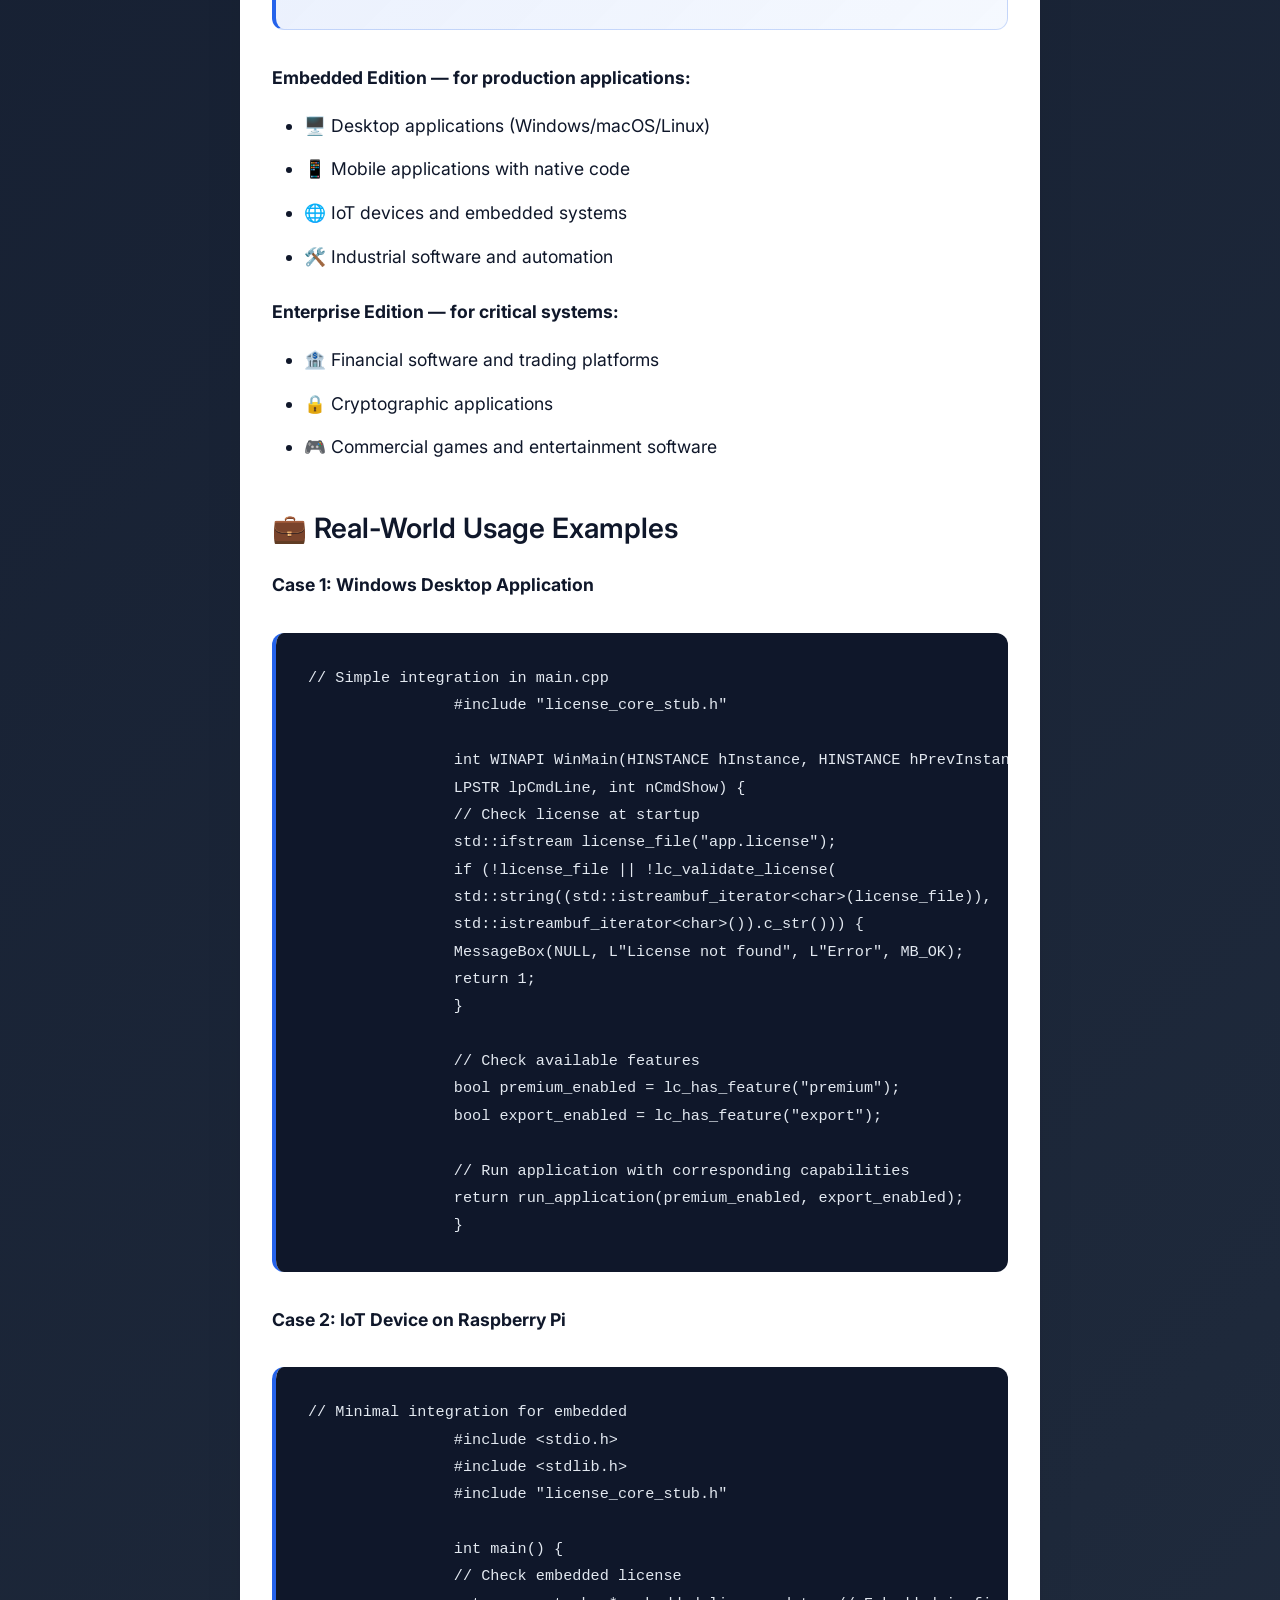
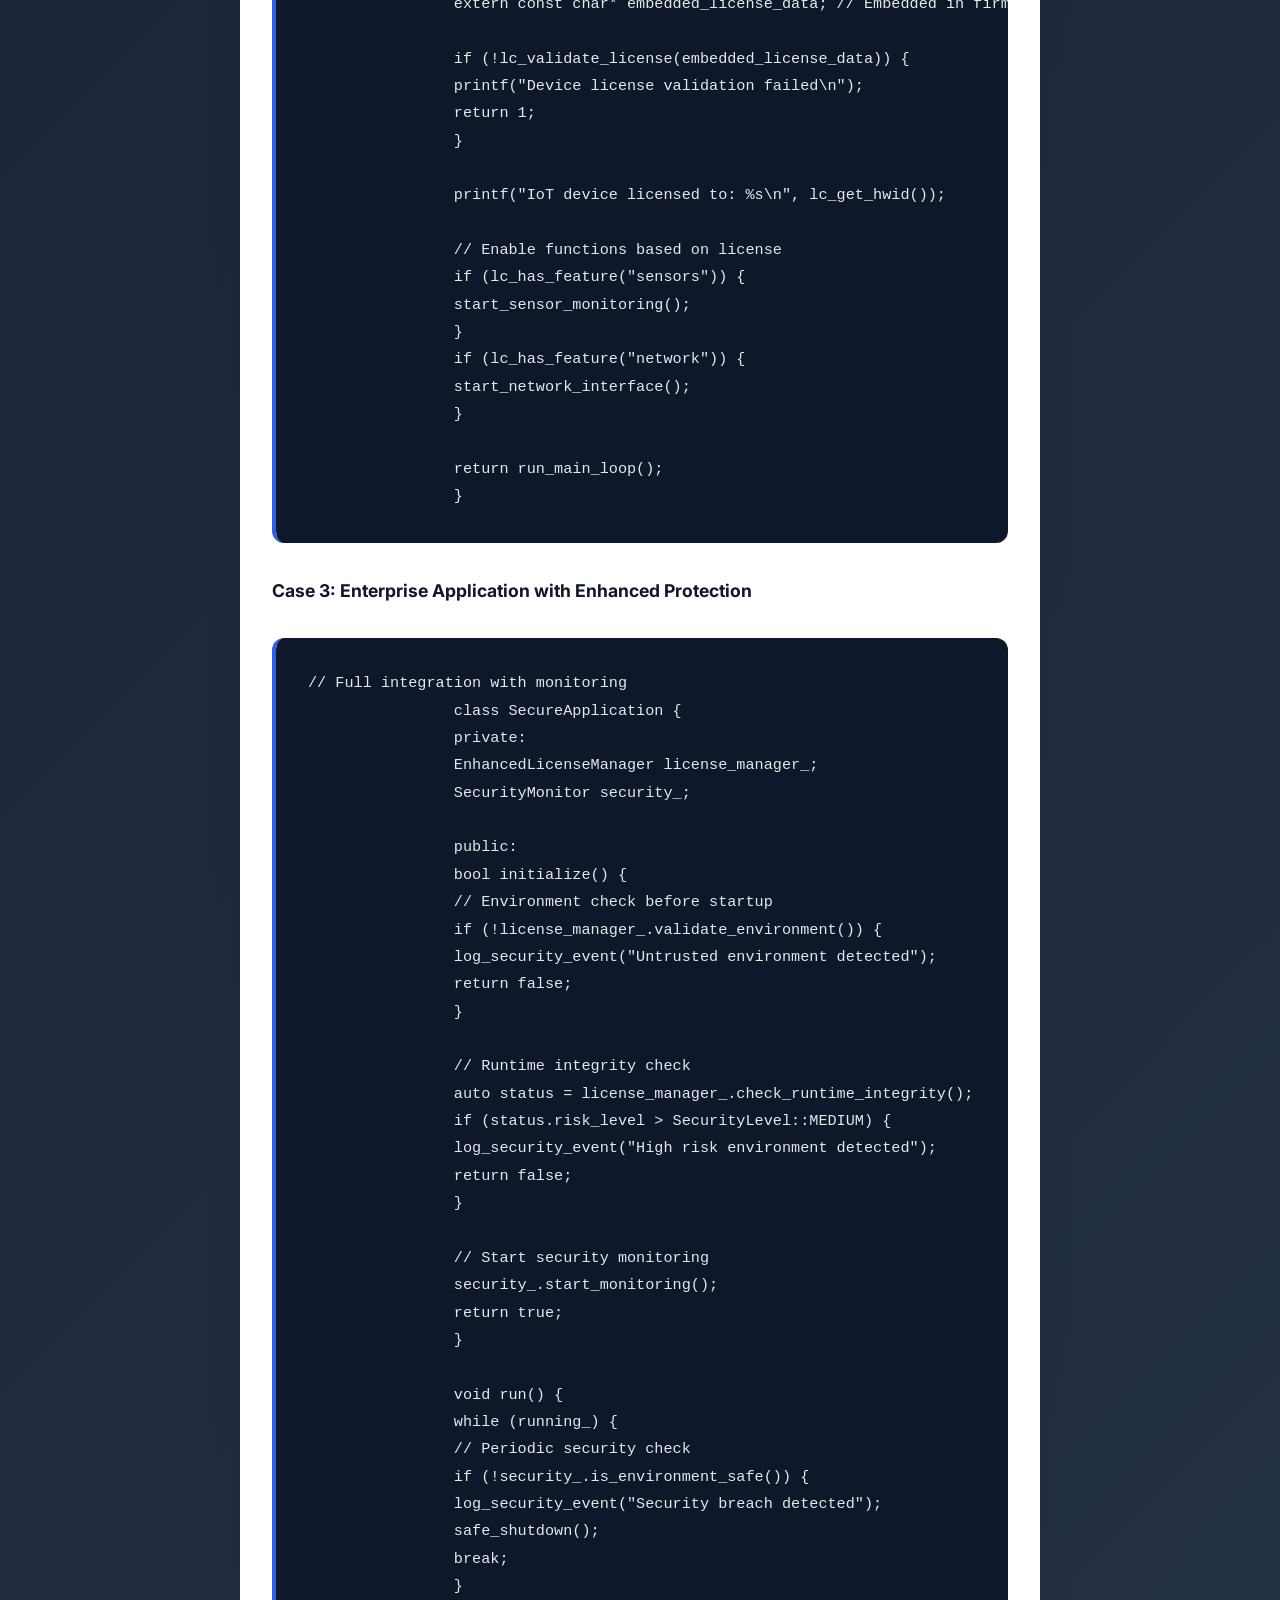
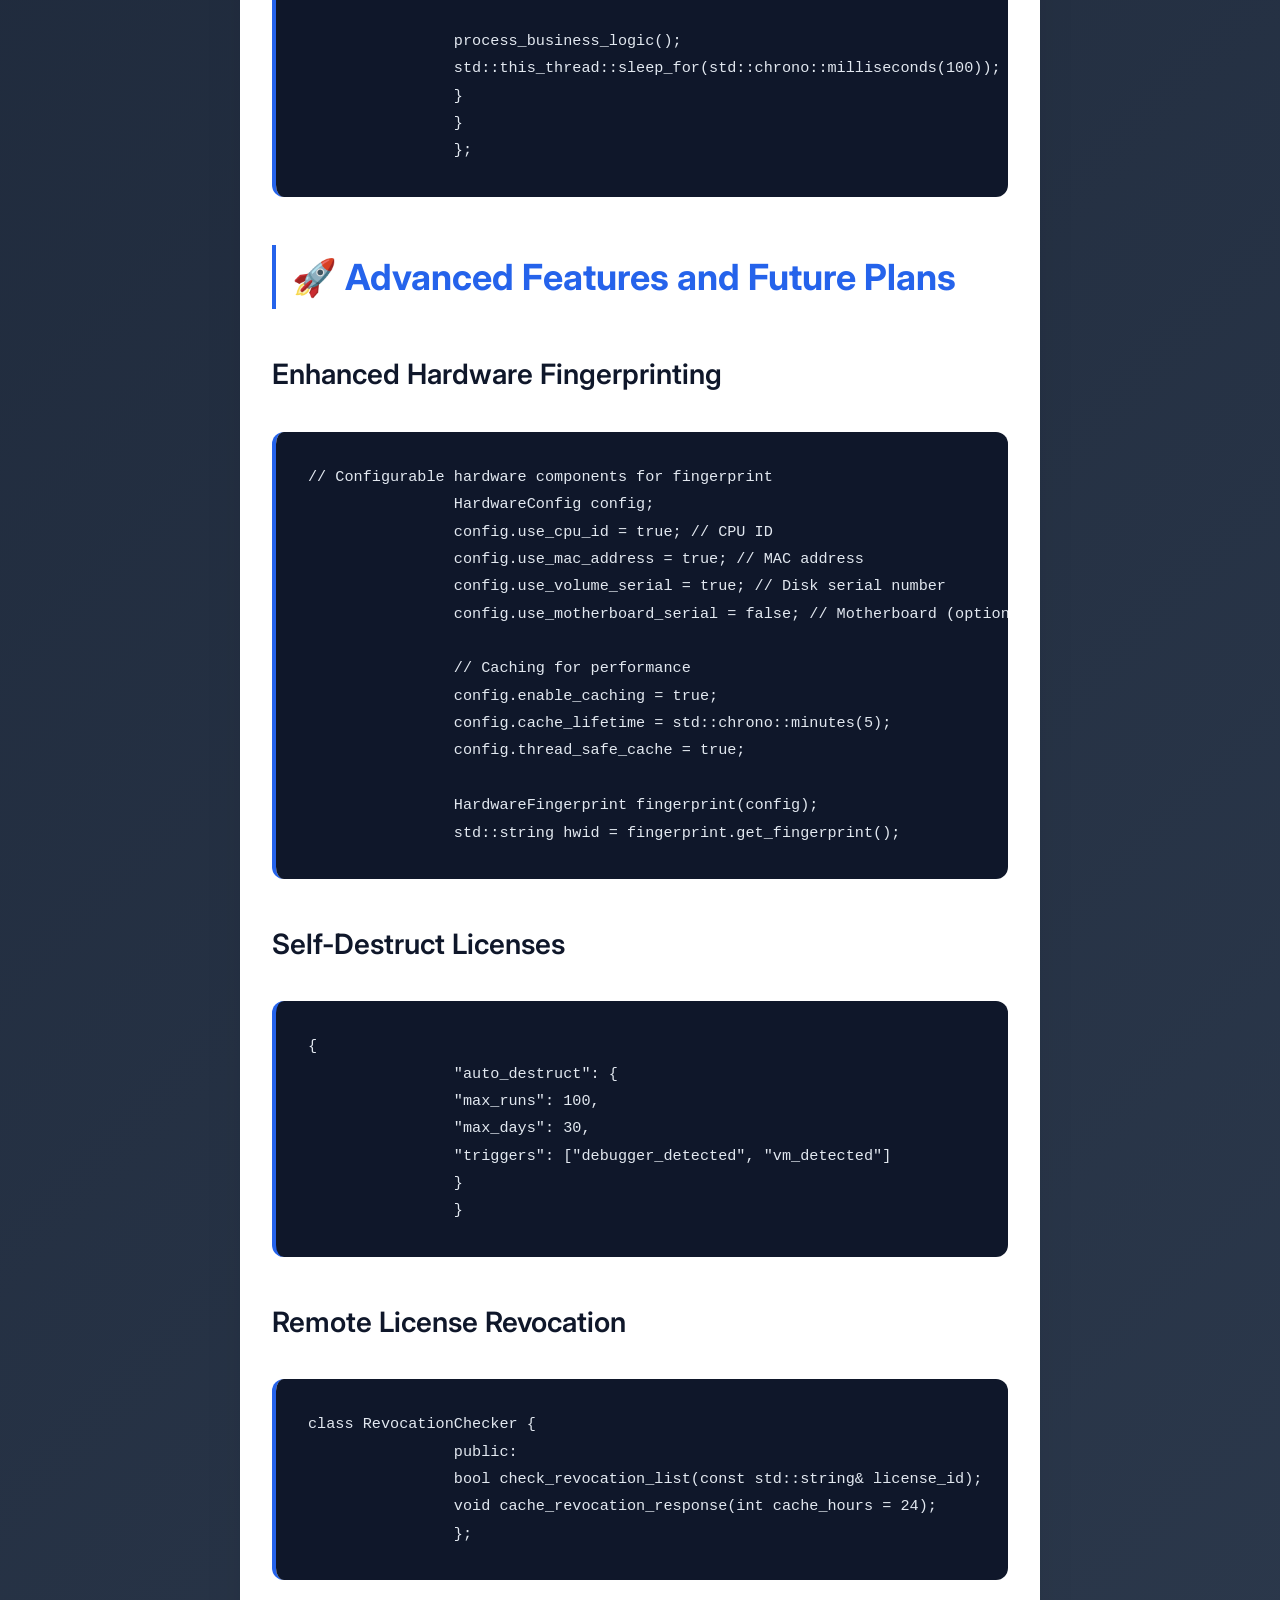
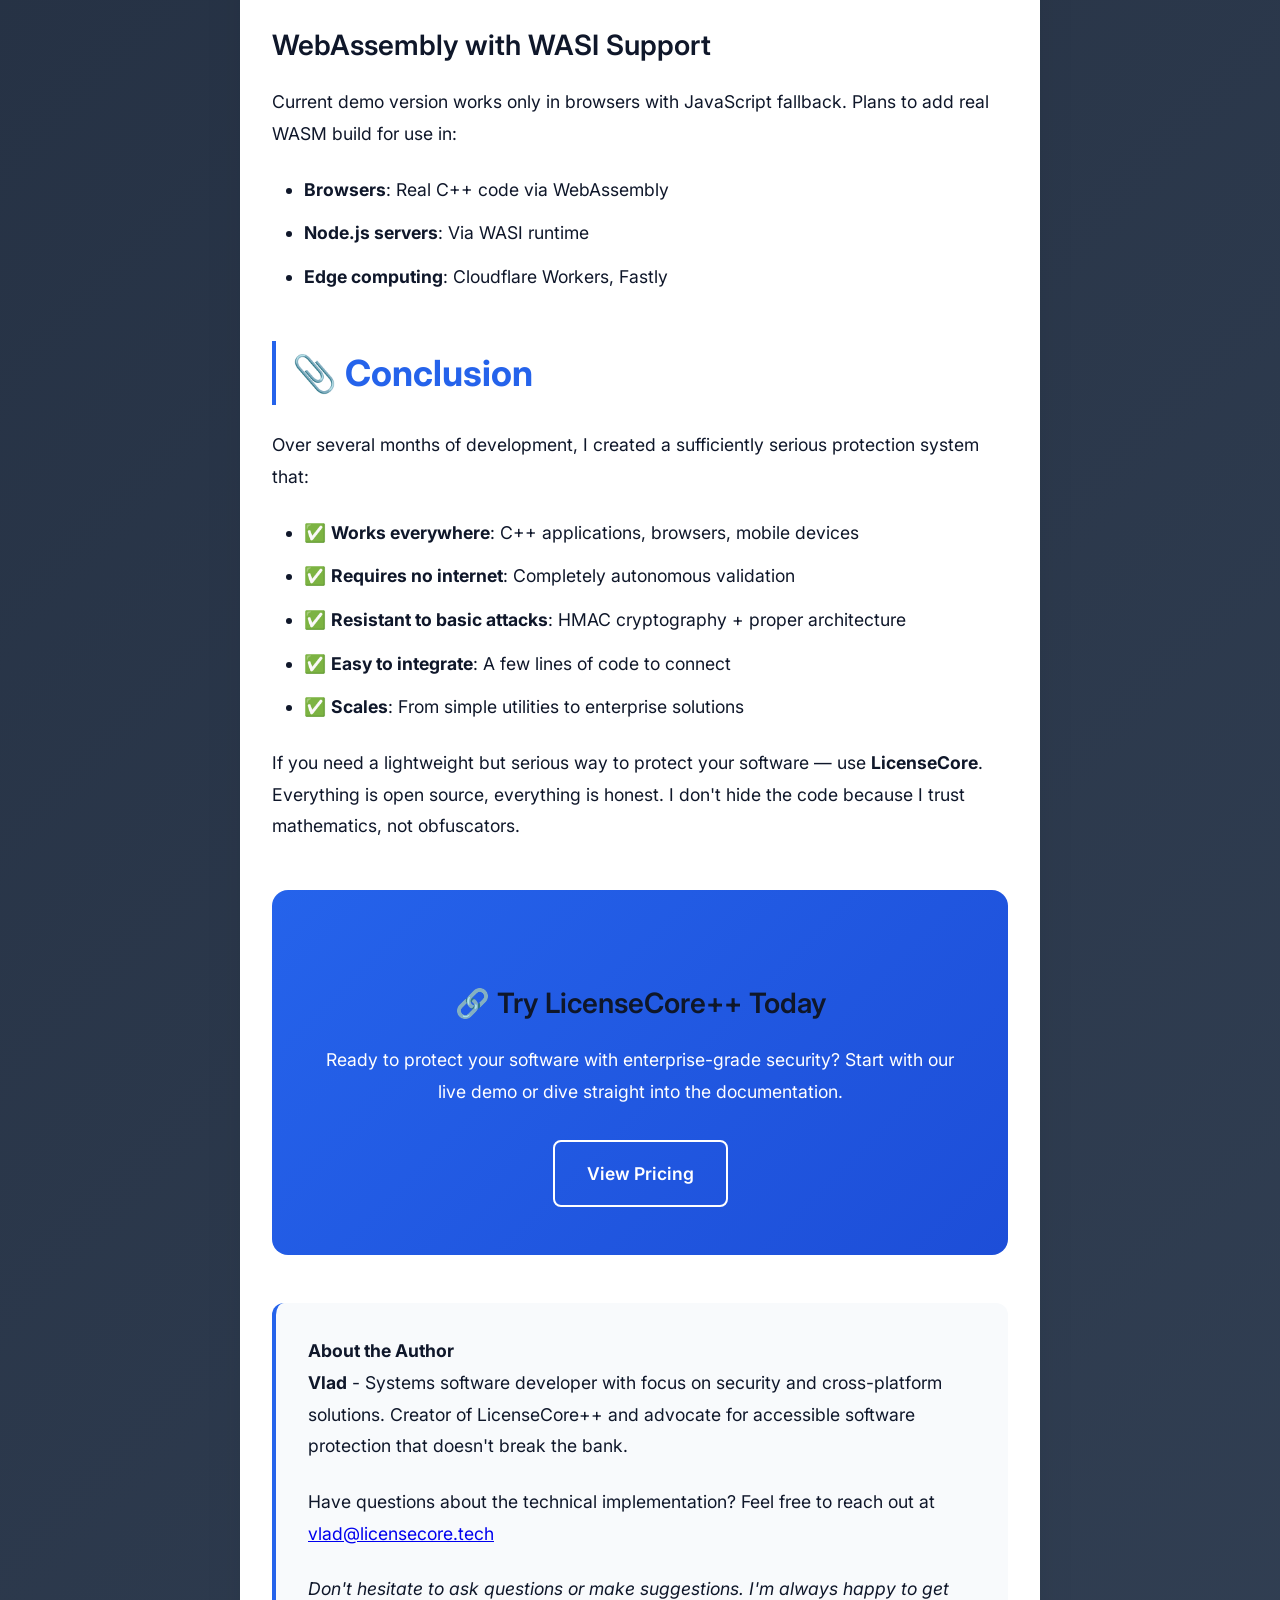
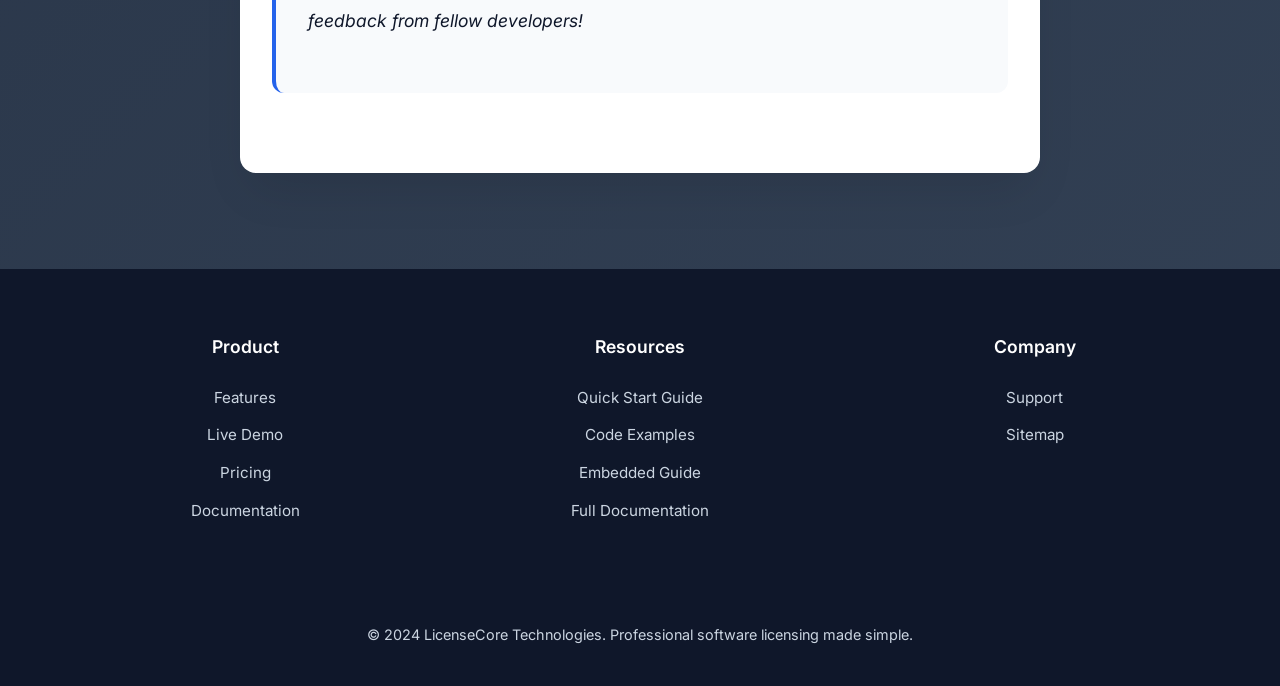
<file: docs/product.html>
<!DOCTYPE html>
<html lang="en">

<head>
    <meta charset="UTF-8">
    <meta name="viewport" content="width=device-width, initial-scale=1.0">
    <title>Building a Modern Software Protection System: The LicenseCore Architecture</title>
    <meta name="description"
        content="Discover LicenseCore++ - the professional C++ software licensing library that saves developers $3000+ yearly. HMAC-SHA256 security, WebAssembly support, one-time payment.">
    <meta name="keywords"
        content="LicenseCore++ product, C++ licensing library, software protection solution, HMAC-SHA256 licensing, WebAssembly licensing, Cryptolens alternative, LicenseSpring alternative">
    <link rel="stylesheet" href="style.css">
    <link rel="preconnect" href="https://fonts.googleapis.com">
    <link rel="preconnect" href="https://fonts.gstatic.com" crossorigin>
    <link href="https://fonts.googleapis.com/css2?family=Inter:wght@300;400;500;600;700;800&display=swap"
        rel="stylesheet">
    <link rel="icon" type="image/svg+xml"
        href="data:image/svg+xml,%3Csvg xmlns='http://www.w3.org/2000/svg' viewBox='0 0 100 100'%3E%3Ctext y='.9em' font-size='90'%3E🔐%3C/text%3E%3C/svg%3E">

    <style>
        .blog-container {
            max-width: 800px;
            margin: 0 auto;
            padding: 2rem;
            background: white;
            border-radius: 16px;
            box-shadow: 0 25px 50px -12px rgba(0, 0, 0, 0.1);
            margin-top: 120px;
            margin-bottom: 4rem;
        }

        .blog-header {
            text-align: center;
            margin-bottom: 3rem;
            padding-bottom: 2rem;
            border-bottom: 2px solid var(--gray-200);
        }

        .blog-title {
            font-size: 3rem;
            font-weight: 800;
            color: var(--gray-900);
            margin-bottom: 1rem;
            line-height: 1.1;
        }

        .blog-subtitle {
            font-size: 1.25rem;
            color: var(--gray-600);
            margin-bottom: 2rem;
            line-height: 1.6;
        }

        .blog-content {
            line-height: 1.8;
            color: var(--gray-800);
            font-size: 1.1rem;
        }

        .blog-content h2 {
            font-size: 2.25rem;
            font-weight: 700;
            color: var(--primary);
            margin: 3rem 0 1.5rem 0;
            border-left: 4px solid var(--primary);
            padding-left: 1rem;
        }

        .blog-content h3 {
            font-size: 1.75rem;
            font-weight: 600;
            color: var(--gray-900);
            margin: 2.5rem 0 1rem 0;
        }

        .blog-content p {
            margin-bottom: 1.5rem;
        }

        .blog-content ul {
            margin: 1rem 0 1.5rem 2rem;
        }

        .blog-content li {
            margin-bottom: 0.75rem;
        }

        .code-snippet {
            background: var(--gray-900);
            color: #e2e8f0;
            border-radius: 12px;
            padding: 2rem;
            margin: 2rem 0;
            overflow-x: auto;
            font-family: 'Monaco', 'Menlo', 'Consolas', 'Courier New', monospace;
            font-size: 0.95rem;
            line-height: 1.8;
            border-left: 4px solid var(--primary);
            white-space: pre;
            word-wrap: break-word;
        }

        .code-snippet code {
            color: #e2e8f0;
            font-family: inherit;
            font-size: inherit;
        }

        /* Syntax highlighting colors */
        .code-snippet .keyword {
            color: #c792ea;
        }

        .code-snippet .string {
            color: #c3e88d;
        }

        .code-snippet .comment {
            color: #546e7a;
            font-style: italic;
        }

        .code-snippet .function {
            color: #82aaff;
        }

        .code-snippet .number {
            color: #f78c6c;
        }

        .code-snippet .operator {
            color: #89ddff;
        }

        .highlight-callout {
            background: linear-gradient(135deg, rgba(37, 99, 235, 0.1), rgba(59, 130, 246, 0.05));
            border: 1px solid rgba(37, 99, 235, 0.2);
            border-radius: 12px;
            padding: 2rem;
            margin: 2rem 0;
            border-left: 4px solid var(--primary);
        }

        .highlight-callout h4 {
            color: var(--primary);
            margin-top: 0;
        }

        .feature-showcase {
            display: grid;
            grid-template-columns: repeat(auto-fit, minmax(300px, 1fr));
            gap: 2rem;
            margin: 3rem 0;
        }

        .feature-box {
            background: var(--gray-50);
            padding: 2rem;
            border-radius: 12px;
            border: 2px solid var(--gray-200);
            transition: all 0.3s ease;
        }

        .feature-box:hover {
            transform: translateY(-4px);
            box-shadow: 0 15px 30px -10px rgba(0, 0, 0, 0.1);
            border-color: var(--primary);
        }

        .feature-icon {
            font-size: 2.5rem;
            margin-bottom: 1rem;
            display: block;
        }

        .comparison-chart {
            background: white;
            border-radius: 12px;
            padding: 2rem;
            margin: 2rem 0;
            box-shadow: 0 4px 14px 0 rgba(0, 0, 0, 0.1);
            overflow-x: auto;
        }

        .comparison-table {
            width: 100%;
            border-collapse: collapse;
        }

        .comparison-table th {
            background: var(--gradient);
            color: white;
            padding: 1rem;
            text-align: left;
            font-weight: 600;
        }

        .comparison-table td {
            padding: 1rem;
            border-bottom: 1px solid var(--gray-200);
        }

        .comparison-table .winner {
            background: rgba(5, 150, 105, 0.1);
            color: var(--success);
            font-weight: 600;
        }

        .cta-section {
            background: var(--gradient);
            color: white;
            padding: 3rem;
            border-radius: 16px;
            text-align: center;
            margin: 3rem 0;
        }

        .cta-buttons {
            margin-top: 2rem;
            display: flex;
            gap: 1rem;
            justify-content: center;
            flex-wrap: wrap;
        }

        .btn-white {
            background: white;
            color: var(--primary);
            padding: 1rem 2rem;
            border-radius: 8px;
            text-decoration: none;
            font-weight: 600;
            transition: all 0.3s ease;
            border: 2px solid white;
        }

        .btn-white:hover {
            background: transparent;
            color: white;
        }

        .btn-outline {
            background: transparent;
            color: white;
            padding: 1rem 2rem;
            border-radius: 8px;
            text-decoration: none;
            font-weight: 600;
            border: 2px solid white;
            transition: all 0.3s ease;
        }

        .btn-outline:hover {
            background: white;
            color: var(--primary);
        }

        .author-bio {
            background: var(--gray-50);
            border-radius: 12px;
            padding: 2rem;
            margin: 3rem 0;
            border-left: 4px solid var(--primary);
        }

        @media (max-width: 768px) {
            .blog-container {
                margin: 100px 1rem 2rem 1rem;
                padding: 1.5rem;
            }

            .blog-title {
                font-size: 2.25rem;
            }

            .feature-showcase {
                grid-template-columns: 1fr;
            }

            .cta-buttons {
                flex-direction: column;
            }

            .code-snippet {
                padding: 1.5rem;
                font-size: 0.85rem;
                margin: 1.5rem 0;
                border-radius: 8px;
                line-height: 1.6;
            }

            .highlight-callout,
            .warning-callout,
            .success-callout {
                padding: 1.5rem;
                margin: 1.5rem 0;
            }

            .blog-content h2 {
                font-size: 1.75rem;
                margin: 2rem 0 1rem 0;
            }

            .blog-content h3 {
                font-size: 1.5rem;
                margin: 1.5rem 0 0.75rem 0;
            }
        }
    </style>
</head>

<body>
    <!-- Navigation -->
    <nav class="navbar">
        <div class="nav-container">
            <div class="nav-brand">
                <svg class="nav-logo" viewBox="0 0 24 24" fill="none" stroke="currentColor" stroke-width="2">
                    <rect x="24" y="11" width="18" height="11" rx="2" ry="2"></rect>
                    <circle cx="12" cy="16" r="1"></circle>
                    <path d="m7 11V7a5 5 0 0 1 10 0v4"></path>
                </svg>
                <span class="nav-title">LicenseCore++</span>
                <span class="nav-badge">Product</span>
            </div>
            <div class="nav-menu">
                <a href="/" class="nav-link">Home</a>
                <a href="/#features" class="nav-link">Features</a>
                <a href="comparison.html" class="nav-link">Compare</a>
                <a href="/#pricing" class="nav-link">Pricing</a>
                <a href="docs.html" class="nav-link">Documentation</a>
            </div>
        </div>
    </nav>

    <!-- Breadcrumbs -->
    <nav class="breadcrumbs" aria-label="Breadcrumb">
        <div class="container">
            <ol class="breadcrumb-list" itemscope itemtype="https://schema.org/BreadcrumbList">
                <li class="breadcrumb-item" itemprop="itemListElement" itemscope itemtype="https://schema.org/ListItem">
                    <a href="/" itemprop="item">
                        <span itemprop="name">Home</span>
                    </a>
                    <meta itemprop="position" content="1" />
                </li>
                <li class="breadcrumb-item active" itemprop="itemListElement" itemscope
                    itemtype="https://schema.org/ListItem">
                    <span itemprop="name">Product Overview</span>
                    <meta itemprop="position" content="2" />
                </li>
            </ol>
        </div>
    </nav>

    <div class="blog-container">
        <div class="blog-header">
            <h1 class="blog-title">LicenseCore++: The Software Licensing Solution That Saves You $3,000+ Yearly</h1>
            <p class="blog-subtitle">Discover why thousands of developers chose our enterprise-grade C++ licensing
                library over expensive subscription-based alternatives like Cryptolens and LicenseSpring.</p>
        </div>

        <div class="blog-content">
            <h2>🚀 The Problem Every Software Developer Faces</h2>

            <p>You've built amazing software. Invested months of your life perfecting every feature. But then reality
                hits: how do you protect your intellectual property from piracy while keeping your licensing costs
                reasonable?</p>

            <p>If you've researched software licensing solutions, you've probably encountered the same frustrating
                pattern:</p>

            <ul>
                <li><strong>Edge computing</strong>: Cloudflare Workers, Fastly</li>
            </ul>

            <h3>Advanced Features</h3>

            <h4>Self-Destruct Licenses:</h4>

            <div class="code-snippet">
                {
                "auto_destruct": {
                "max_runs": 100,
                "max_days": 30,
                "triggers": ["debugger_detected", "vm_detected"]
                }
                }
            </div>

            <h4>Remote License Revocation:</h4>

            <div class="code-snippet">
                class RevocationChecker {
                public:
                bool check_revocation_list(const std::string& license_id);
                void cache_revocation_response(int cache_hours = 24);
                };
            </div>

            <h2 id="deployment">📋 Deployment Options</h2>

            <p>The project offers several options depending on your needs:</p>

            <div class="feature-showcase">
                <div class="feature-box">
                    <span class="feature-icon">📦</span>
                    <h4>Embedded Edition</h4>
                    <ul>
                        <li>✅ Lightweight static library (~150KB)</li>
                        <li>✅ Simple C API for integration</li>
                        <li>✅ No external dependencies</li>
                        <li>✅ IoT and embedded systems support</li>
                    </ul>
                    <p><strong>💰 $899</strong> for commercial use</p>
                </div>

                <div class="feature-box">
                    <span class="feature-icon">🏢</span>
                    <h4>Enterprise Edition</h4>
                    <ul>
                        <li>✅ Everything from Embedded + additional protection layers</li>
                        <li>✅ Automatic environment verification</li>
                        <li>✅ Analysis attempt monitoring</li>
                        <li>✅ Enhanced code obfuscation</li>
                        <li>✅ 24/7 support and consulting</li>
                    </ul>
                    <p><strong>💰 Contact for pricing</strong></p>
                </div>
            </div>

            <h3>🎯 When to Choose Which Version?</h3>

            <div class="highlight-callout">
                <h4>Basic Version — for learning and prototypes:</h4>
                <ul>
                    <li>🎓 Educational projects</li>
                    <li>🛠️ Licensing system prototyping</li>
                    <li>📚 Open Source projects with optional licensing</li>
                </ul>
            </div>

            <div class="warning-callout">
                <h4>Embedded Edition — for production applications:</h4>
                <ul>
                    <li>🖥️ Desktop applications (Windows/macOS/Linux)</li>
                    <li>📱 Mobile applications with native code</li>
                    <li>🌐 IoT devices and embedded systems</li>
                    <li>🛠️ Industrial software and automation</li>
                </ul>
            </div>

            <div class="success-callout">
                <h4>Enterprise Edition — for critical systems:</h4>
                <ul>
                    <li>🏦 Financial software and trading platforms</li>
                    <li>🔒 Cryptographic applications</li>
                    <li>🎮 Commercial games and entertainment software</li>
                </ul>
            </div>

            <h3>💼 Real-World Usage Examples</h3>

            <h4>Case 1: Windows Desktop Application</h4>

            <div class="code-snippet">// Simple integration in main.cpp
                #include "license_core_stub.h"

                int WINAPI WinMain(HINSTANCE hInstance, HINSTANCE hPrevInstance,
                LPSTR lpCmdLine, int nCmdShow) {
                // Check license at startup
                std::ifstream license_file("app.license");
                if (!license_file || !lc_validate_license(
                std::string((std::istreambuf_iterator&lt;char&gt;(license_file)),
                std::istreambuf_iterator&lt;char&gt;()).c_str())) {
                MessageBox(NULL, L"License not found", L"Error", MB_OK);
                return 1;
                }

                // Check available features
                bool premium_enabled = lc_has_feature("premium");
                bool export_enabled = lc_has_feature("export");

                // Run application with corresponding capabilities
                return run_application(premium_enabled, export_enabled);
                }</div>

            <h4>Case 2: IoT Device on Raspberry Pi</h4>

            <div class="code-snippet">// Minimal integration for embedded
                #include &lt;stdio.h&gt;
                #include &lt;stdlib.h&gt;
                #include "license_core_stub.h"

                int main() {
                // Check embedded license
                extern const char* embedded_license_data; // Embedded in firmware

                if (!lc_validate_license(embedded_license_data)) {
                printf("Device license validation failed\n");
                return 1;
                }

                printf("IoT device licensed to: %s\n", lc_get_hwid());

                // Enable functions based on license
                if (lc_has_feature("sensors")) {
                start_sensor_monitoring();
                }
                if (lc_has_feature("network")) {
                start_network_interface();
                }

                return run_main_loop();
                }</div>

            <h4>Case 3: Enterprise Application with Enhanced Protection</h4>

            <div class="code-snippet">// Full integration with monitoring
                class SecureApplication {
                private:
                EnhancedLicenseManager license_manager_;
                SecurityMonitor security_;

                public:
                bool initialize() {
                // Environment check before startup
                if (!license_manager_.validate_environment()) {
                log_security_event("Untrusted environment detected");
                return false;
                }

                // Runtime integrity check
                auto status = license_manager_.check_runtime_integrity();
                if (status.risk_level > SecurityLevel::MEDIUM) {
                log_security_event("High risk environment detected");
                return false;
                }

                // Start security monitoring
                security_.start_monitoring();
                return true;
                }

                void run() {
                while (running_) {
                // Periodic security check
                if (!security_.is_environment_safe()) {
                log_security_event("Security breach detected");
                safe_shutdown();
                break;
                }

                process_business_logic();
                std::this_thread::sleep_for(std::chrono::milliseconds(100));
                }
                }
                };</div>

            <h2>🚀 Advanced Features and Future Plans</h2>

            <h3>Enhanced Hardware Fingerprinting</h3>

            <div class="code-snippet">// Configurable hardware components for fingerprint
                HardwareConfig config;
                config.use_cpu_id = true; // CPU ID
                config.use_mac_address = true; // MAC address
                config.use_volume_serial = true; // Disk serial number
                config.use_motherboard_serial = false; // Motherboard (optional)

                // Caching for performance
                config.enable_caching = true;
                config.cache_lifetime = std::chrono::minutes(5);
                config.thread_safe_cache = true;

                HardwareFingerprint fingerprint(config);
                std::string hwid = fingerprint.get_fingerprint();</div>

            <h3>Self-Destruct Licenses</h3>

            <div class="code-snippet">{
                "auto_destruct": {
                "max_runs": 100,
                "max_days": 30,
                "triggers": ["debugger_detected", "vm_detected"]
                }
                }</div>

            <h3>Remote License Revocation</h3>

            <div class="code-snippet">class RevocationChecker {
                public:
                bool check_revocation_list(const std::string& license_id);
                void cache_revocation_response(int cache_hours = 24);
                };</div>

            <h3>WebAssembly with WASI Support</h3>

            <p>Current demo version works only in browsers with JavaScript fallback. Plans to add real WASM build for
                use in:</p>

            <ul>
                <li><strong>Browsers</strong>: Real C++ code via WebAssembly</li>
                <li><strong>Node.js servers</strong>: Via WASI runtime</li>
                <li><strong>Edge computing</strong>: Cloudflare Workers, Fastly</li>
            </ul>

            <h2 id="conclusion">📎 Conclusion</h2>

            <p>Over several months of development, I created a sufficiently serious protection system that:</p>

            <ul>
                <li>✅ <strong>Works everywhere</strong>: C++ applications, browsers, mobile devices</li>
                <li>✅ <strong>Requires no internet</strong>: Completely autonomous validation</li>
                <li>✅ <strong>Resistant to basic attacks</strong>: HMAC cryptography + proper architecture</li>
                <li>✅ <strong>Easy to integrate</strong>: A few lines of code to connect</li>
                <li>✅ <strong>Scales</strong>: From simple utilities to enterprise solutions</li>
            </ul>

            <p>If you need a lightweight but serious way to protect your software — use <strong>LicenseCore</strong>.
                Everything is open source, everything is honest. I don't hide the code because I trust mathematics, not
                obfuscators.</p>

            <div class="cta-section">
                <h3>🔗 Try LicenseCore++ Today</h3>
                <p>Ready to protect your software with enterprise-grade security? Start with our live demo or dive
                    straight into the documentation.</p>

                <div class="cta-buttons">
                    <a href="/#pricing" class="btn-outline">View Pricing</a>
                </div>
            </div>

            <div class="author-bio">
                <h4>About the Author</h4>
                <p><strong>Vlad</strong> - Systems software developer with focus on security and cross-platform
                    solutions. Creator of LicenseCore++ and advocate for accessible software protection that doesn't
                    break the bank.</p>
                <p>Have questions about the technical implementation? Feel free to reach out at <a
                        href="mailto:vlad@licensecore.tech">vlad@licensecore.tech</a></p>
                <p><em>Don't hesitate to ask questions or make suggestions. I'm always happy to get feedback from fellow
                        developers!</em></p>
            </div>
        </div>
    </div>

    <!-- Footer -->
    <div class="footer">
        <div class="container">
            <div class="footer-content">
                <div class="footer-section">
                    <h4>Product</h4>
                    <ul>
                        <li><a href="/#features">Features</a></li>
                        <li><a href="/#demo">Live Demo</a></li>
                        <li><a href="/#pricing">Pricing</a></li>
                        <li><a href="docs.html">Documentation</a></li>
                    </ul>
                </div>

                <div class="footer-section">
                    <h4>Resources</h4>
                    <ul>
                        <li><a href="QUICKSTART.md">Quick Start Guide</a></li>
                        <li><a href="EXAMPLES_EN.md">Code Examples</a></li>
                        <li><a href="EMBEDDED_GUIDE_EN.md">Embedded Guide</a></li>
                        <li><a href="README.md">Full Documentation</a></li>
                    </ul>
                </div>

                <div class="footer-section">
                    <h4>Company</h4>
                    <ul>
                        <li><a href="mailto:support@licensecore.tech">Support</a></li>
                        <li><a href="sitemap.xml">Sitemap</a></li>
                    </ul>
                </div>
            </div>

            <div class="footer-bottom">
                <p>&copy; 2024 LicenseCore Technologies. Professional software licensing made simple.</p>
            </div>
        </div>
    </div>

    <script>
        // Smooth scrolling for anchor links
        document.querySelectorAll('a[href^="#"]').forEach(anchor => {
            anchor.addEventListener('click', function (e) {
                e.preventDefault();
                const target = document.querySelector(this.getAttribute('href'));
                if (target) {
                    target.scrollIntoView({
                        behavior: 'smooth',
                        block: 'start'
                    });
                }
            });
        });
    </script>

</body>

</html>
</file>
<file: docs/style.css>
/* Professional LicenseCore++ Enterprise Styles */
* { margin: 0; padding: 0; box-sizing: border-box; }

:root {
    --primary: #2563eb; --primary-dark: #1d4ed8; --secondary: #64748b;
    --success: #059669; --warning: #d97706; --error: #dc2626;
    --gray-50: #f8fafc; --gray-100: #f1f5f9; --gray-200: #e2e8f0;
    --gray-300: #cbd5e1; --gray-600: #475569; --gray-900: #0f172a;
    --gradient: linear-gradient(135deg, var(--primary) 0%, var(--primary-dark) 100%);
}

html { scroll-behavior: smooth; }

body {
    font-family: 'Inter', -apple-system, BlinkMacSystemFont, 'Segoe UI', Roboto, sans-serif;
    background: linear-gradient(135deg, #0f172a 0%, #1e293b 50%, #334155 100%);
    min-height: 100vh; color: var(--gray-900); line-height: 1.6;
}

/* Navigation */
.navbar {
    background: rgba(15, 23, 42, 0.95); backdrop-filter: blur(20px);
    border-bottom: 1px solid rgba(148, 163, 184, 0.2);
    position: fixed; top: 40px; left: 0; right: 0; z-index: 1000; padding: 1rem 0;
    transition: top 0.3s ease;
}

.nav-container {
    max-width: 1200px; margin: 0 auto; display: flex;
    justify-content: space-between; align-items: center; padding: 0 2rem;
}

.nav-brand { display: flex; align-items: center; gap: 0.75rem; font-weight: 700; font-size: 1.25rem; color: white; }
.nav-logo { width: 28px; height: 28px; color: var(--primary); }
.nav-badge { background: var(--gradient); color: white; padding: 0.25rem 0.5rem; border-radius: 0.375rem; font-size: 0.75rem; font-weight: 600; }
.nav-menu { display: flex; gap: 2rem; align-items: center; }

.nav-link {
    color: rgba(255, 255, 255, 0.8); text-decoration: none; font-weight: 500;
    transition: all 0.3s ease; padding: 0.5rem 1rem; border-radius: 0.5rem;
}
.nav-link:hover { color: white; background: rgba(255, 255, 255, 0.1); }

.nav-cta {
    background: var(--gradient); color: white !important; padding: 0.75rem 1.5rem;
    border-radius: 0.5rem; font-weight: 600; box-shadow: 0 4px 14px 0 rgba(37, 99, 235, 0.3);
}
.nav-cta:hover { transform: translateY(-1px); box-shadow: 0 6px 20px 0 rgba(37, 99, 235, 0.4); }

/* Breadcrumbs */
.breadcrumbs {
    background: rgba(15, 23, 42, 0.8);
    padding: 1rem 0;
    margin-top: 100px; /* Account for fixed navbar */
    border-bottom: 1px solid rgba(148, 163, 184, 0.2);
}

.breadcrumb-list {
    display: flex;
    align-items: center;
    list-style: none;
    margin: 0;
    padding: 0;
    gap: 0.5rem;
    font-size: 0.875rem;
}

.breadcrumb-item {
    display: flex;
    align-items: center;
    color: rgba(255, 255, 255, 0.7);
}

.breadcrumb-item:not(:last-child)::after {
    content: '/';
    margin: 0 0.5rem;
    color: rgba(255, 255, 255, 0.5);
}

.breadcrumb-item a {
    color: rgba(255, 255, 255, 0.7);
    text-decoration: none;
    transition: color 0.2s;
}

.breadcrumb-item a:hover {
    color: var(--primary);
}

.breadcrumb-item.active {
    color: white;
    font-weight: 500;
}

/* Container */
.container { max-width: 1200px; margin: 0 auto; padding: 2rem; }

/* Hero Section */
.hero { padding: 8rem 0 4rem; text-align: center; color: white; position: relative; overflow: hidden; }
.hero-content { position: relative; z-index: 2; }

.hero-badge {
    display: inline-flex; align-items: center; gap: 0.5rem;
    background: rgba(37, 99, 235, 0.1); border: 1px solid rgba(37, 99, 235, 0.3);
    color: #93c5fd; padding: 0.5rem 1rem; border-radius: 2rem;
    font-size: 0.875rem; font-weight: 500; margin-bottom: 2rem;
}

.hero-title {
    font-size: 3.5rem; font-weight: 800; line-height: 1.1; margin-bottom: 1.5rem;
    background: linear-gradient(135deg, #ffffff 0%, #e2e8f0 100%);
    -webkit-background-clip: text; -webkit-text-fill-color: transparent; background-clip: text;
}

.gradient-text {
    background: linear-gradient(135deg, #3b82f6 0%, #8b5cf6 100%);
    -webkit-background-clip: text; -webkit-text-fill-color: transparent; background-clip: text;
}

.hero-subtitle {
    font-size: 1.25rem; color: rgba(255, 255, 255, 0.8);
    max-width: 800px; margin: 0 auto 3rem; line-height: 1.6;
}

.hero-buttons { display: flex; gap: 1rem; justify-content: center; flex-wrap: wrap; margin-bottom: 4rem; }

.btn {
    display: inline-flex; align-items: center; gap: 0.5rem; padding: 1rem 2rem;
    border-radius: 0.75rem; font-weight: 600; font-size: 1.1rem; text-decoration: none;
    transition: all 0.3s ease; border: none; cursor: pointer;
}

.btn-primary {
    background: var(--gradient); color: white; box-shadow: 0 4px 14px 0 rgba(37, 99, 235, 0.3);
}
.btn-primary:hover { transform: translateY(-2px); box-shadow: 0 8px 25px 0 rgba(37, 99, 235, 0.4); }

.btn-secondary {
    background: rgba(255, 255, 255, 0.1); color: white; border: 1px solid rgba(255, 255, 255, 0.2); backdrop-filter: blur(10px);
}
.btn-secondary:hover { background: rgba(255, 255, 255, 0.2); transform: translateY(-2px); }

.btn:active { transform: translateY(0) !important; }
.btn:disabled { opacity: 0.6; cursor: not-allowed; transform: none !important; box-shadow: none !important; }

.hero-trust { display: flex; justify-content: center; gap: 3rem; flex-wrap: wrap; }
.trust-item { display: flex; align-items: center; gap: 1rem; }
.trust-icon { font-size: 2rem; }
.trust-number { font-size: 1.5rem; font-weight: 700; color: white; line-height: 1; }
.trust-label { font-size: 0.875rem; color: rgba(255, 255, 255, 0.7); }

/* Demo Section */
.demo-section { padding: 4rem 0; background: var(--gray-50); }
.section-header { text-align: center; margin-bottom: 3rem; }
.section-title { font-size: 2.5rem; font-weight: 700; color: var(--gray-900); margin-bottom: 1rem; }
.section-subtitle { font-size: 1.25rem; color: var(--gray-600); max-width: 600px; margin: 0 auto; }

.demo-container {
    background: white; border-radius: 1.5rem; padding: 3rem;
    box-shadow: 0 25px 50px -12px rgba(0, 0, 0, 0.25);
    display: grid; grid-template-columns: 1fr 1fr; gap: 3rem; margin-bottom: 2rem;
}

.input-section, .output-section { padding: 1rem; }
.form-group { margin-bottom: 2rem; }

label {
    display: block; margin-bottom: 0.75rem; font-weight: 600; color: var(--gray-900);
    font-size: 0.875rem; text-transform: uppercase; letter-spacing: 0.05em;
}

input, textarea, select {
    width: 100%; padding: 1rem; border: 2px solid var(--gray-200);
    border-radius: 0.75rem; font-size: 1rem; transition: all 0.3s ease; background: white;
}

input:focus, textarea:focus, select:focus {
    outline: none; border-color: var(--primary); box-shadow: 0 0 0 3px rgba(37, 99, 235, 0.1);
}

.feature-selector {
    display: grid; grid-template-columns: repeat(auto-fit, minmax(150px, 1fr));
    gap: 0.75rem; margin-top: 1rem;
}

.feature-option {
    padding: 1rem; border: 2px solid var(--gray-200); border-radius: 0.75rem;
    background: white; cursor: pointer; transition: all 0.3s ease;
    text-align: center; font-weight: 500;
}

.feature-option:hover { border-color: var(--primary); transform: translateY(-2px); }

.feature-option.selected {
    background: var(--primary); color: white; border-color: var(--primary);
    transform: translateY(-2px); box-shadow: 0 4px 14px 0 rgba(37, 99, 235, 0.3);
}

.hwid-display {
    background: var(--gray-100); padding: 1.5rem; border-radius: 0.75rem; margin: 1rem 0;
    font-family: 'Monaco', 'Menlo', monospace; font-size: 0.875rem;
    word-break: break-all; border: 2px solid var(--gray-200);
}

.actions { display: flex; gap: 1rem; margin-top: 2rem; }

.output-box {
    background: var(--gray-50); border: 2px solid var(--gray-200); border-radius: 0.75rem;
    padding: 2rem; min-height: 300px; font-family: 'Monaco', 'Menlo', monospace;
    font-size: 0.875rem; white-space: pre-wrap; overflow-x: auto; line-height: 1.6;
}

.status {
    padding: 1.5rem; border-radius: 0.75rem; margin: 1rem 0; font-weight: 600;
    display: flex; align-items: center; gap: 0.75rem; border: 2px solid;
}

.status.success { background: rgba(5, 150, 105, 0.1); color: var(--success); border-color: rgba(5, 150, 105, 0.3); }
.status.error { background: rgba(220, 38, 38, 0.1); color: var(--error); border-color: rgba(220, 38, 38, 0.3); }
.status.info { background: rgba(37, 99, 235, 0.1); color: var(--primary); border-color: rgba(37, 99, 235, 0.3); }

/* Technical Advantages Section */
.tech-advantages {
    background: var(--gray-50);
    padding: 4rem 0;
    margin: 2rem 0;
}

.tech-advantages h2 {
    text-align: center;
    font-size: 2.5rem;
    font-weight: 700;
    color: var(--gray-900);
    margin-bottom: 3rem;
}

.tech-grid {
    display: grid;
    grid-template-columns: repeat(auto-fit, minmax(280px, 1fr));
    gap: 2rem;
    margin-top: 3rem;
}

.tech-feature {
    background: white;
    padding: 2rem;
    border-radius: 1rem;
    border: 2px solid var(--gray-200);
    transition: all 0.3s ease;
}

.tech-feature:hover {
    transform: translateY(-3px);
    box-shadow: 0 15px 30px -10px rgba(0, 0, 0, 0.1);
    border-color: var(--primary);
}

.tech-feature h3 {
    color: var(--gray-900);
    margin-bottom: 1.5rem;
    font-size: 1.25rem;
    font-weight: 600;
}

.tech-feature ul {
    list-style: none;
    padding: 0;
    margin: 0;
}

.tech-feature li {
    color: var(--gray-600);
    margin: 0.75rem 0;
    padding-left: 1.5rem;
    position: relative;
    line-height: 1.5;
}

.tech-feature li::before {
    content: '✓';
    position: absolute;
    left: 0;
    color: var(--success);
    font-weight: bold;
}



/* Sections */
.info-section, .pricing-section, .integration-section { background: white; padding: 4rem 0; margin: 2rem 0; }
.info-section h2, .pricing-section h2, .integration-section h2 {
    text-align: center; font-size: 2.5rem; font-weight: 700; color: var(--gray-900); margin-bottom: 3rem;
}

.features-grid { display: grid; grid-template-columns: repeat(auto-fit, minmax(300px, 1fr)); gap: 2rem; margin-top: 3rem; }

.feature-card {
    background: var(--gray-50); padding: 2.5rem; border-radius: 1rem;
    border: 2px solid var(--gray-200); transition: all 0.3s ease; text-align: center;
}

.feature-card:hover {
    transform: translateY(-5px); box-shadow: 0 20px 40px -12px rgba(0, 0, 0, 0.15); border-color: var(--primary);
}

.feature-icon { font-size: 3rem; margin-bottom: 1.5rem; display: block; }
.feature-card h3 { font-size: 1.5rem; font-weight: 700; color: var(--gray-900); margin-bottom: 1rem; }
.feature-card p { color: var(--gray-600); line-height: 1.6; }

/* Pricing */
.pricing-grid { display: grid; grid-template-columns: repeat(auto-fit, minmax(350px, 1fr)); gap: 2rem; margin-top: 3rem; }

.pricing-card {
    background: white; padding: 3rem; border-radius: 1.5rem; border: 2px solid var(--gray-200);
    position: relative; transition: all 0.3s ease; text-align: center;
}

.pricing-card:hover { transform: translateY(-8px); box-shadow: 0 25px 50px -12px rgba(0, 0, 0, 0.25); }

.pricing-card.featured {
    border-color: var(--primary); transform: scale(1.05); box-shadow: 0 25px 50px -12px rgba(37, 99, 235, 0.25);
}

.pricing-card.featured:hover { transform: scale(1.05) translateY(-8px); }

.badge {
    position: absolute; top: -12px; left: 50%; transform: translateX(-50%);
    background: var(--gradient); color: white; padding: 0.5rem 1.5rem;
    border-radius: 2rem; font-size: 0.875rem; font-weight: 600;
    box-shadow: 0 4px 14px 0 rgba(37, 99, 235, 0.3);
}

.pricing-card h3 { font-size: 1.75rem; font-weight: 700; color: var(--gray-900); margin-bottom: 0.5rem; }
.price { font-size: 3rem; font-weight: 800; color: var(--primary); margin: 1.5rem 0; line-height: 1; }
.pricing-card ul { list-style: none; text-align: left; margin: 2rem 0; }
.pricing-card li { margin: 1rem 0; padding-left: 0.5rem; color: var(--gray-600); line-height: 1.5; }

.btn-pricing {
    background: var(--gradient); color: white; border: none; padding: 1rem 2rem;
    border-radius: 0.75rem; font-size: 1rem; font-weight: 600; cursor: pointer;
    transition: all 0.3s ease; width: 100%; box-shadow: 0 4px 14px 0 rgba(37, 99, 235, 0.3);
}

.btn-pricing:hover { transform: translateY(-2px); box-shadow: 0 8px 25px 0 rgba(37, 99, 235, 0.4); }

/* Code Examples */
.code-example {
    background: var(--gray-900); border-radius: 1rem; margin: 2rem 0;
    overflow: hidden; box-shadow: 0 25px 50px -12px rgba(0, 0, 0, 0.25);
}

.code-example h3 {
    background: var(--gradient); color: white; padding: 1.5rem 2rem;
    margin: 0; font-size: 1.25rem; font-weight: 600;
}

.code-example pre { padding: 2rem; margin: 0; overflow-x: auto; background: var(--gray-900); }

.code-example code {
    font-family: 'Monaco', 'Menlo', 'Consolas', monospace;
    font-size: 0.875rem; line-height: 1.6; color: #e2e8f0;
}

/* WASM Status */
.wasm-status {
    background: rgba(5, 150, 105, 0.1); color: var(--success); padding: 1rem 2rem;
    border-radius: 1rem; margin: 2rem auto; font-size: 1rem; text-align: center;
    border: 2px solid rgba(5, 150, 105, 0.3); box-shadow: 0 4px 14px 0 rgba(5, 150, 105, 0.1);
    transition: all 0.3s ease; max-width: 600px; display: flex;
    align-items: center; justify-content: center; gap: 1rem;
}

.wasm-status.js-fallback {
    background: rgba(217, 119, 6, 0.1); color: var(--warning); border-color: rgba(217, 119, 6, 0.3);
}

.wasm-status.loading {
    background: rgba(37, 99, 235, 0.1); color: var(--primary); border-color: rgba(37, 99, 235, 0.3);
}

.wasm-indicator {
    display: inline-block; width: 12px; height: 12px; border-radius: 50%;
    background: var(--success); animation: pulse-green 2s infinite;
}

.wasm-indicator.js-mode { background: var(--warning); animation: pulse-yellow 2s infinite; }

@keyframes pulse-green { 0%, 100% { opacity: 1; transform: scale(1); } 50% { opacity: 0.5; transform: scale(1.1); } }
@keyframes pulse-yellow { 0%, 100% { opacity: 1; transform: scale(1); } 50% { opacity: 0.6; transform: scale(1.1); } }

/* Footer */
.footer { background: var(--gray-900); color: white; text-align: center; padding: 3rem 2rem; margin-top: 4rem; }
.footer-links { margin-top: 2rem; display: flex; justify-content: center; gap: 3rem; flex-wrap: wrap; }
.footer-links a { color: rgba(255, 255, 255, 0.8); text-decoration: none; font-weight: 500; transition: color 0.3s ease; }
.footer-links a:hover { color: white; }

/* Purchase Modal Styles */
.modal {
    display: none !important; /* Принудительно скрываем */
    position: fixed;
    z-index: 999999;
    left: 0;
    top: 0;
    width: 100%;
    height: 100%;
    background-color: rgba(0, 0, 0, 0.8);
    backdrop-filter: blur(10px);
}

.modal.show {
    display: block !important; /* Показываем только с классом show */
}

.modal-content {
    background-color: white;
    margin: 5% auto;
    padding: 0;
    border-radius: 1.5rem;
    max-width: 600px;
    position: relative;
    z-index: 999999; /* Тоже максимальный */
    box-shadow: 0 25px 50px -12px rgba(0, 0, 0, 0.5);
    animation: modalSlideIn 0.3s ease-out;
}

@keyframes modalSlideIn {
    from {
        opacity: 0;
        transform: translateY(-50px) scale(0.9);
    }
    to {
        opacity: 1;
        transform: translateY(0) scale(1);
    }
}

.modal-content h2 {
    background: var(--gradient);
    color: white;
    margin: 0;
    padding: 2rem;
    border-radius: 1.5rem 1.5rem 0 0;
    font-size: 1.5rem;
    text-align: center;
}

.close {
    position: absolute;
    top: 1rem;
    right: 1.5rem;
    color: rgba(255, 255, 255, 0.8);
    font-size: 2rem;
    font-weight: bold;
    cursor: pointer;
    z-index: 1;
    transition: color 0.3s ease;
}

.close:hover {
    color: white;
}

.modal-body {
    padding: 2rem;
}

.purchase-info {
    text-align: center;
    margin-bottom: 2rem;
    padding-bottom: 2rem;
    border-bottom: 2px solid var(--gray-200);
}

.purchase-info h3 {
    color: var(--gray-900);
    font-size: 1.5rem;
    margin-bottom: 1rem;
}

.price-display {
    font-size: 2.5rem;
    font-weight: 800;
    color: var(--primary);
    margin: 1rem 0;
}

.payment-notice {
    background: linear-gradient(135deg, #fef3c7 0%, #fed7aa 100%);
    border-radius: 1rem;
    padding: 1.5rem;
    margin-bottom: 2rem;
    display: flex;
    gap: 1rem;
    border: 2px solid #f59e0b;
}

.notice-icon {
    font-size: 2rem;
    flex-shrink: 0;
}

.notice-content h4 {
    color: var(--gray-900);
    margin-bottom: 0.5rem;
    font-size: 1.1rem;
}

.notice-content p {
    color: var(--gray-700);
    margin-bottom: 1rem;
}

.notice-content ul {
    list-style: none;
    padding: 0;
    margin: 0;
}

.notice-content li {
    display: flex;
    align-items: center;
    gap: 0.5rem;
    margin: 0.5rem 0;
    color: var(--gray-800);
    font-weight: 500;
}

.contact-info {
    background: var(--gray-50);
    border-radius: 1rem;
    padding: 1.5rem;
    margin-bottom: 2rem;
}

.contact-info h4 {
    color: var(--gray-900);
    margin-bottom: 1rem;
    font-size: 1.1rem;
}

.email-contact {
    text-align: center;
    margin: 1.5rem 0;
}

.email-contact a {
    background: var(--gradient);
    color: white;
    padding: 1rem 2rem;
    border-radius: 0.75rem;
    text-decoration: none;
    font-weight: 600;
    font-size: 1.1rem;
    display: inline-block;
    transition: all 0.3s ease;
    box-shadow: 0 4px 14px 0 rgba(37, 99, 235, 0.3);
}

.email-contact a:hover {
    transform: translateY(-2px);
    box-shadow: 0 8px 25px 0 rgba(37, 99, 235, 0.4);
}

.contact-info p {
    color: var(--gray-600);
    text-align: center;
    margin-top: 1rem;
}

.modal-actions {
    display: flex;
    gap: 1rem;
    justify-content: center;
}

.modal-actions .btn {
    flex: 1;
    max-width: 200px;
}

/* Cookie Consent Banner Styles */
.cookie-consent {
    position: fixed;
    bottom: 0;
    left: 0;
    right: 0;
    background: white;
    border-top: 3px solid var(--primary);
    box-shadow: 0 -4px 20px rgba(0, 0, 0, 0.15);
    z-index: 1001;
    padding: 1.5rem;
    transform: translateY(100%);
    transition: transform 0.3s ease-in-out;
}

.cookie-consent.show {
    transform: translateY(0);
}

.cookie-content {
    max-width: 1200px;
    margin: 0 auto;
    display: flex;
    align-items: center;
    gap: 2rem;
    flex-wrap: wrap;
}

.cookie-text {
    flex: 1;
    min-width: 300px;
}

.cookie-text h4 {
    margin: 0 0 0.5rem 0;
    color: var(--gray-900);
    font-size: 1.1rem;
    font-weight: 600;
}

.cookie-text p {
    margin: 0;
    color: var(--gray-600);
    line-height: 1.5;
}

.cookie-buttons {
    display: flex;
    gap: 1rem;
    flex-wrap: wrap;
}

.btn-cookie {
    padding: 0.75rem 1.5rem;
    border: none;
    border-radius: 0.5rem;
    font-weight: 600;
    font-size: 0.9rem;
    cursor: pointer;
    transition: all 0.3s ease;
    white-space: nowrap;
}

.btn-cookie-accept {
    background: var(--gradient);
    color: white;
    box-shadow: 0 2px 8px rgba(37, 99, 235, 0.3);
}

.btn-cookie-accept:hover {
    transform: translateY(-1px);
    box-shadow: 0 4px 12px rgba(37, 99, 235, 0.4);
}

.btn-cookie-settings {
    background: var(--gray-100);
    color: var(--gray-700);
    border: 1px solid var(--gray-300);
}

.btn-cookie-settings:hover {
    background: var(--gray-200);
}

.btn-cookie-reject {
    background: transparent;
    color: var(--gray-600);
    border: 1px solid var(--gray-300);
}

.btn-cookie-reject:hover {
    background: var(--gray-50);
    color: var(--gray-700);
}

/* Cookie Settings Modal */
.cookie-settings-modal {
    max-width: 700px;
}

.cookie-category {
    margin-bottom: 2rem;
    padding: 1.5rem;
    background: var(--gray-50);
    border-radius: 1rem;
    border: 1px solid var(--gray-200);
}

.cookie-category-header {
    display: flex;
    justify-content: space-between;
    align-items: center;
    margin-bottom: 1rem;
}

.cookie-category h3 {
    margin: 0;
    color: var(--gray-900);
    font-size: 1.1rem;
}

.cookie-category p {
    margin: 0;
    color: var(--gray-600);
    line-height: 1.5;
}

/* Toggle Switch */
.cookie-switch {
    position: relative;
    display: inline-block;
    width: 50px;
    height: 24px;
}

.cookie-switch input {
    opacity: 0;
    width: 0;
    height: 0;
}

.slider {
    position: absolute;
    cursor: pointer;
    top: 0;
    left: 0;
    right: 0;
    bottom: 0;
    background-color: var(--gray-300);
    transition: 0.3s;
    border-radius: 24px;
}

.slider:before {
    position: absolute;
    content: "";
    height: 18px;
    width: 18px;
    left: 3px;
    bottom: 3px;
    background-color: white;
    transition: 0.3s;
    border-radius: 50%;
}

input:checked + .slider {
    background-color: var(--primary);
}

input:checked + .slider:before {
    transform: translateX(26px);
}

input:disabled + .slider {
    background-color: var(--success);
    cursor: not-allowed;
}

/* Animations */
@keyframes pulse { 0% { opacity: 1; } 50% { opacity: 0.5; } 100% { opacity: 1; } }
.loading { animation: pulse 1.5s ease-in-out infinite; }

/* Competitive Pricing Comparison */
.competitor-comparison {
    background: linear-gradient(135deg, #fef3c7 0%, #fed7aa 100%);
    padding: 3rem 2rem;
    margin: 3rem 0;
    border-radius: 1.5rem;
    text-align: center;
}

.competitor-comparison h3 {
    font-size: 2rem;
    font-weight: 700;
    color: var(--gray-900);
    margin-bottom: 2rem;
}

.price-comparison-grid {
    display: grid;
    grid-template-columns: repeat(auto-fit, minmax(250px, 1fr));
    gap: 2rem;
    margin-top: 2rem;
}

.competitor-card, .our-card {
    background: white;
    padding: 2rem;
    border-radius: 1rem;
    box-shadow: 0 4px 14px 0 rgba(0, 0, 0, 0.1);
}

.competitor-card {
    border: 2px solid var(--error);
}

.our-card {
    border: 2px solid var(--success);
    transform: scale(1.05);
}

.competitor-price, .our-price {
    font-size: 1.5rem;
    font-weight: 700;
    margin: 1rem 0;
}

.competitor-price {
    color: var(--error);
}

.our-price {
    color: var(--success);
}

.savings {
    color: var(--success);
    font-weight: 600;
    font-size: 1.1rem;
}
@media (max-width: 1024px) {
    .hero-title { font-size: 2.5rem; }
    .nav-menu { gap: 1rem; }
}

/* Mobile Navigation */
.nav-hamburger {
    display: none;
    background: none;
    border: none;
    color: white;
    font-size: 1.5rem;
    cursor: pointer;
    padding: 0.5rem;
}

.nav-mobile-overlay {
    position: fixed;
    top: 0;
    left: 0;
    right: 0;
    bottom: 0;
    background: rgba(15, 23, 42, 0.95);
    backdrop-filter: blur(20px);
    z-index: 9999;
    display: none;
    opacity: 0;
    transition: opacity 0.3s ease;
}

.nav-mobile-overlay.active {
    display: flex;
    opacity: 1;
}

.nav-mobile-menu {
    display: flex;
    flex-direction: column;
    align-items: center;
    justify-content: center;
    gap: 2rem;
    width: 100%;
    height: 100%;
}

.nav-mobile-close {
    position: absolute;
    top: 2rem;
    right: 2rem;
    background: none;
    border: none;
    color: white;
    font-size: 2rem;
    cursor: pointer;
}

.nav-mobile-link {
    color: white;
    text-decoration: none;
    font-size: 1.5rem;
    font-weight: 500;
    padding: 1rem 2rem;
    border-radius: 0.5rem;
    transition: all 0.3s ease;
    text-align: center;
}

.nav-mobile-link:hover {
    background: rgba(255, 255, 255, 0.1);
    transform: translateY(-2px);
}

@media (max-width: 1024px) {
    .hero-title { font-size: 2.5rem; }
    .nav-menu { gap: 1rem; }
    .navbar { top: 0; }
    .breadcrumbs { margin-top: 80px; }
}

@media (max-width: 768px) {
    /* Navigation */
    .nav-menu { display: none; }
    .nav-hamburger { display: block; }
    .navbar { top: 0; padding: 0.75rem 0; }
    .breadcrumbs { margin-top: 70px; }
    
    /* Layout */
    .demo-container { grid-template-columns: 1fr; gap: 2rem; padding: 2rem; }
    .container { padding: 1rem; }
    .hero { padding: 5rem 0 3rem; }
    .hero-title { font-size: 2rem; line-height: 1.2; }
    .hero-buttons { flex-direction: column; align-items: center; }
    .btn { width: 100%; max-width: 300px; }
    
    /* Cards and grids */
    .pricing-grid { grid-template-columns: 1fr; }
    .pricing-card.featured { transform: none; }
    .pricing-card.featured:hover { transform: translateY(-8px); }
    .features-grid { grid-template-columns: 1fr; }
    .tech-grid { grid-template-columns: 1fr; }
    
    /* Trust and other sections */
    .hero-trust { gap: 2rem; }
    .trust-item { flex-direction: column; text-align: center; gap: 0.5rem; }
    .section-title { font-size: 2rem; }
    
    /* Price comparison */
    .price-comparison-grid { grid-template-columns: 1fr; }
    .our-card { transform: none; }
    
    /* Cookie consent */
    .cookie-content { flex-direction: column; gap: 1rem; }
    .cookie-buttons { justify-content: center; }
}

@media (max-width: 480px) {
    .hero-title { font-size: 1.75rem; }
    .section-title { font-size: 1.75rem; }
    .demo-container { padding: 1.5rem; }
    .feature-card, .pricing-card { padding: 1.5rem; }
    .nav-container { padding: 0 1rem; }
    .container { padding: 0.5rem; }
    
    /* Smaller spacing on mobile */
    .info-section, .pricing-section, .integration-section {
        padding: 2rem 0;
    }
    
    .hero { padding: 4rem 0 2rem; }
    
    /* Mobile-friendly buttons */
    .btn { font-size: 1rem; padding: 0.875rem 1.5rem; }
    
    /* Smaller modals on mobile */
    .modal-content { margin: 10% auto; max-width: 95%; }
}

/* FAQ Section Styles */
.faq-grid {
    display: grid;
    grid-template-columns: repeat(auto-fit, minmax(300px, 1fr));
    gap: 2rem;
    margin-top: 3rem;
}

.faq-item {
    background: var(--gray-50);
    padding: 2rem;
    border-radius: 12px;
    border: 1px solid var(--gray-200);
}

.faq-item h3 {
    color: var(--gray-900);
    margin-bottom: 1rem;
    font-size: 1.25rem;
}

.faq-item p {
    color: var(--gray-600);
    line-height: 1.8;
}

/* Guide Content Styles */
.guide-content {
    margin-top: 3rem;
    text-align: left;
}

.guide-content h3 {
    color: var(--gray-900);
    margin-top: 3rem;
    margin-bottom: 1rem;
    font-size: 1.75rem;
}

.guide-content h4 {
    color: var(--gray-800);
    margin-top: 2rem;
    margin-bottom: 0.75rem;
    font-size: 1.25rem;
}

.guide-content p {
    color: var(--gray-600);
    line-height: 1.8;
    margin-bottom: 1.5rem;
}

/* Enhanced Footer Styles */
.footer {
    background: var(--gray-900);
    color: var(--gray-300);
    padding: 4rem 0 2rem;
    margin-top: 6rem;
}

.footer .container {
    max-width: 1200px;
    margin: 0 auto;
    padding: 0 2rem;
}

.footer-content {
    display: grid;
    grid-template-columns: repeat(auto-fit, minmax(220px, 1fr));
    gap: 3rem;
    margin-bottom: 3rem;
}

.footer-section h4 {
    color: white;
    margin-bottom: 1.5rem;
    font-size: 1.1rem;
    font-weight: 600;
}

.footer-section ul {
    list-style: none;
    padding: 0;
    margin: 0;
}

.footer-section li {
    margin-bottom: 0.75rem;
}

.footer-section a {
    color: var(--gray-400);
    text-decoration: none;
    transition: color 0.2s;
    font-size: 0.95rem;
    line-height: 1.5;
}

.footer-section a:hover {
    color: var(--primary);
    text-decoration: underline;
}

.footer-bottom {
    text-align: center;
    padding-top: 2rem;
    border-top: 1px solid var(--gray-800);
}

.footer-bottom p {
    margin: 0.5rem 0;
    color: var(--gray-400);
    font-size: 0.9rem;
}

@media (max-width: 768px) {
    .faq-grid {
        grid-template-columns: 1fr;
    }
    
    .footer-content {
        grid-template-columns: 1fr;
        text-align: center;
    }
}
</file>
